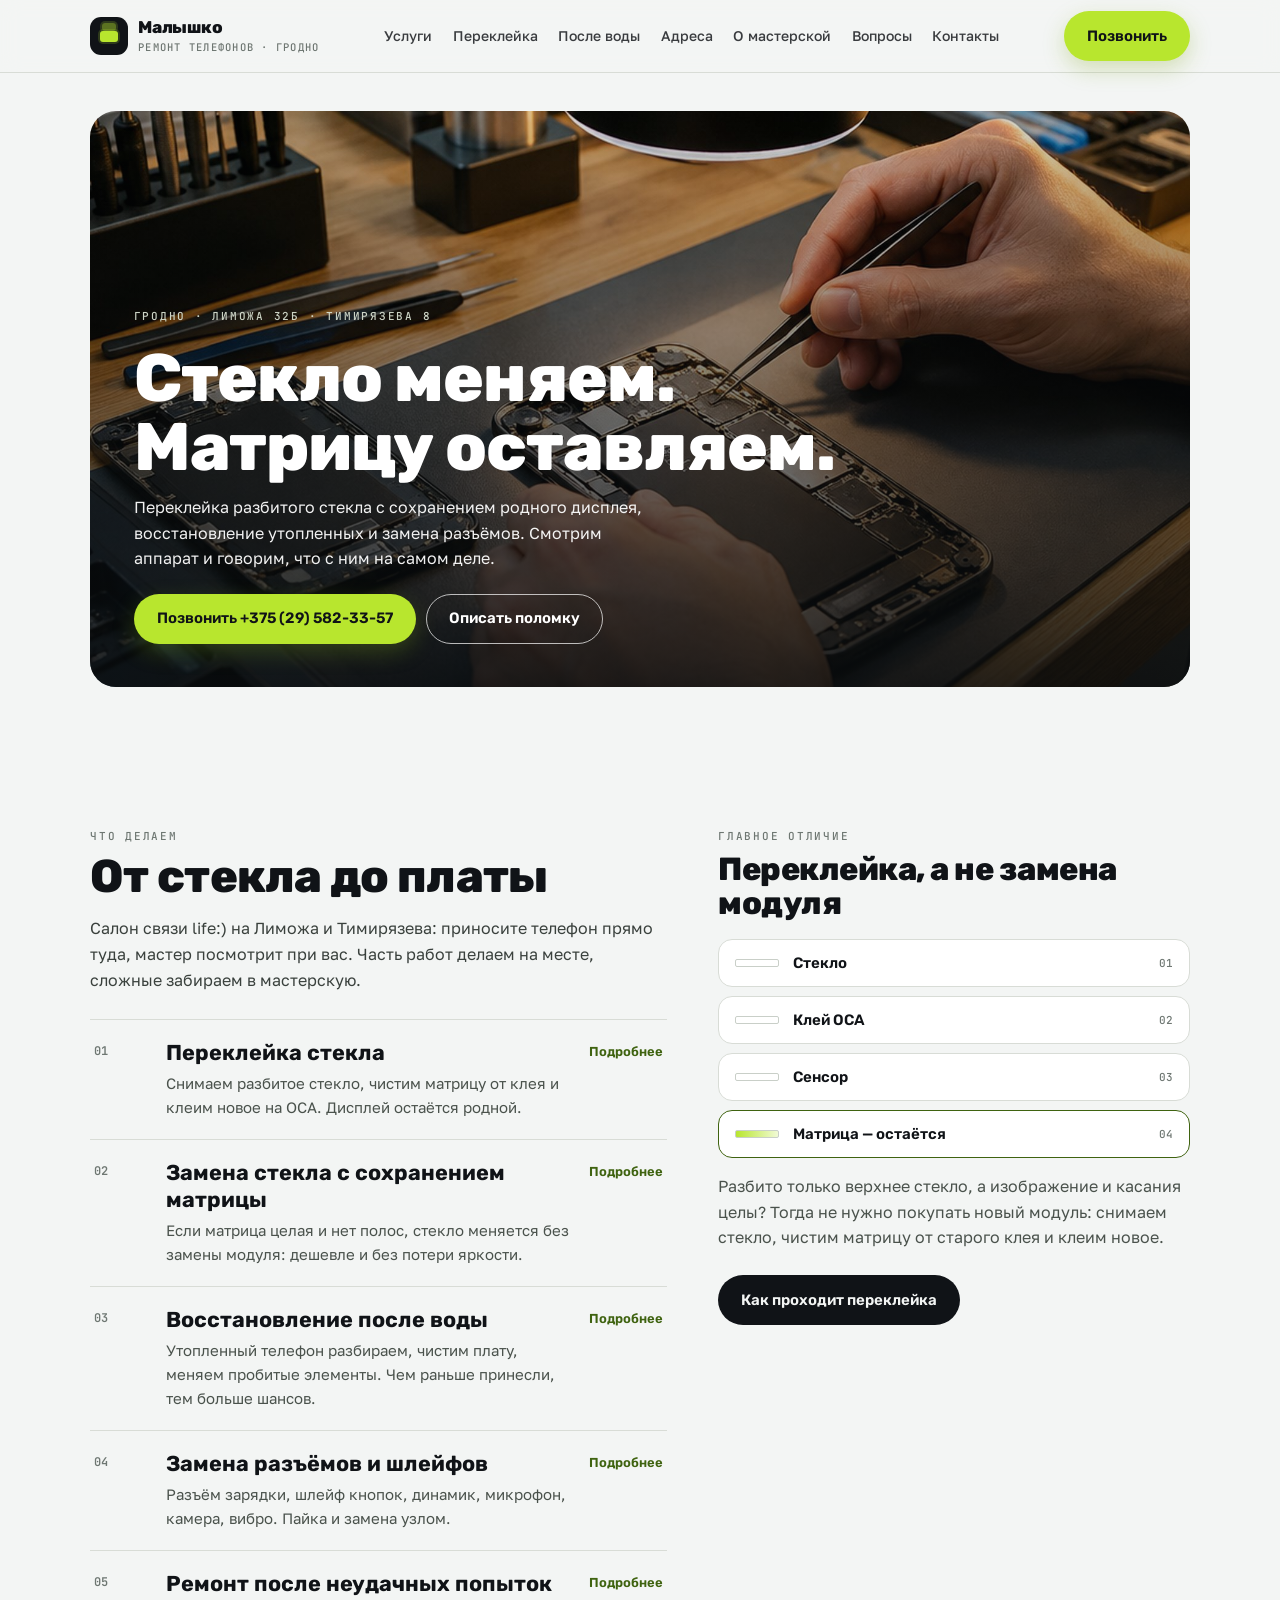
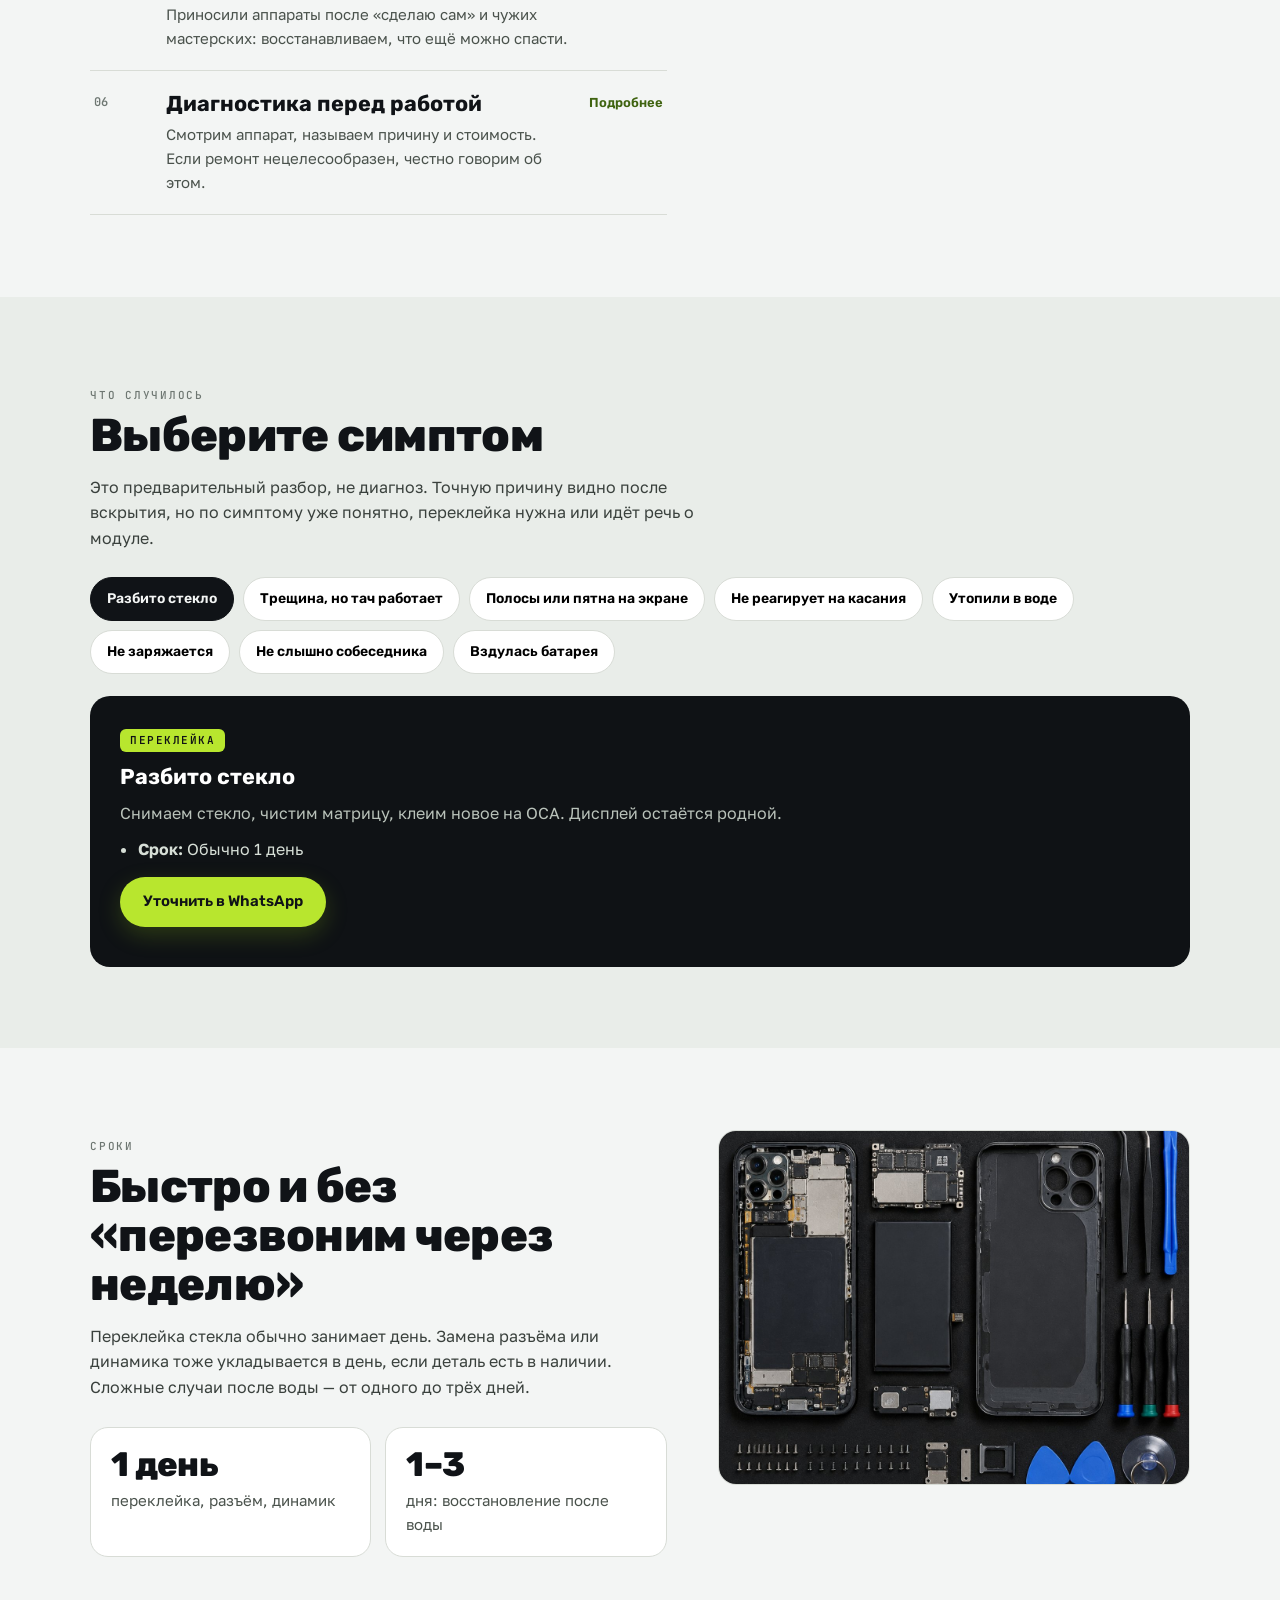
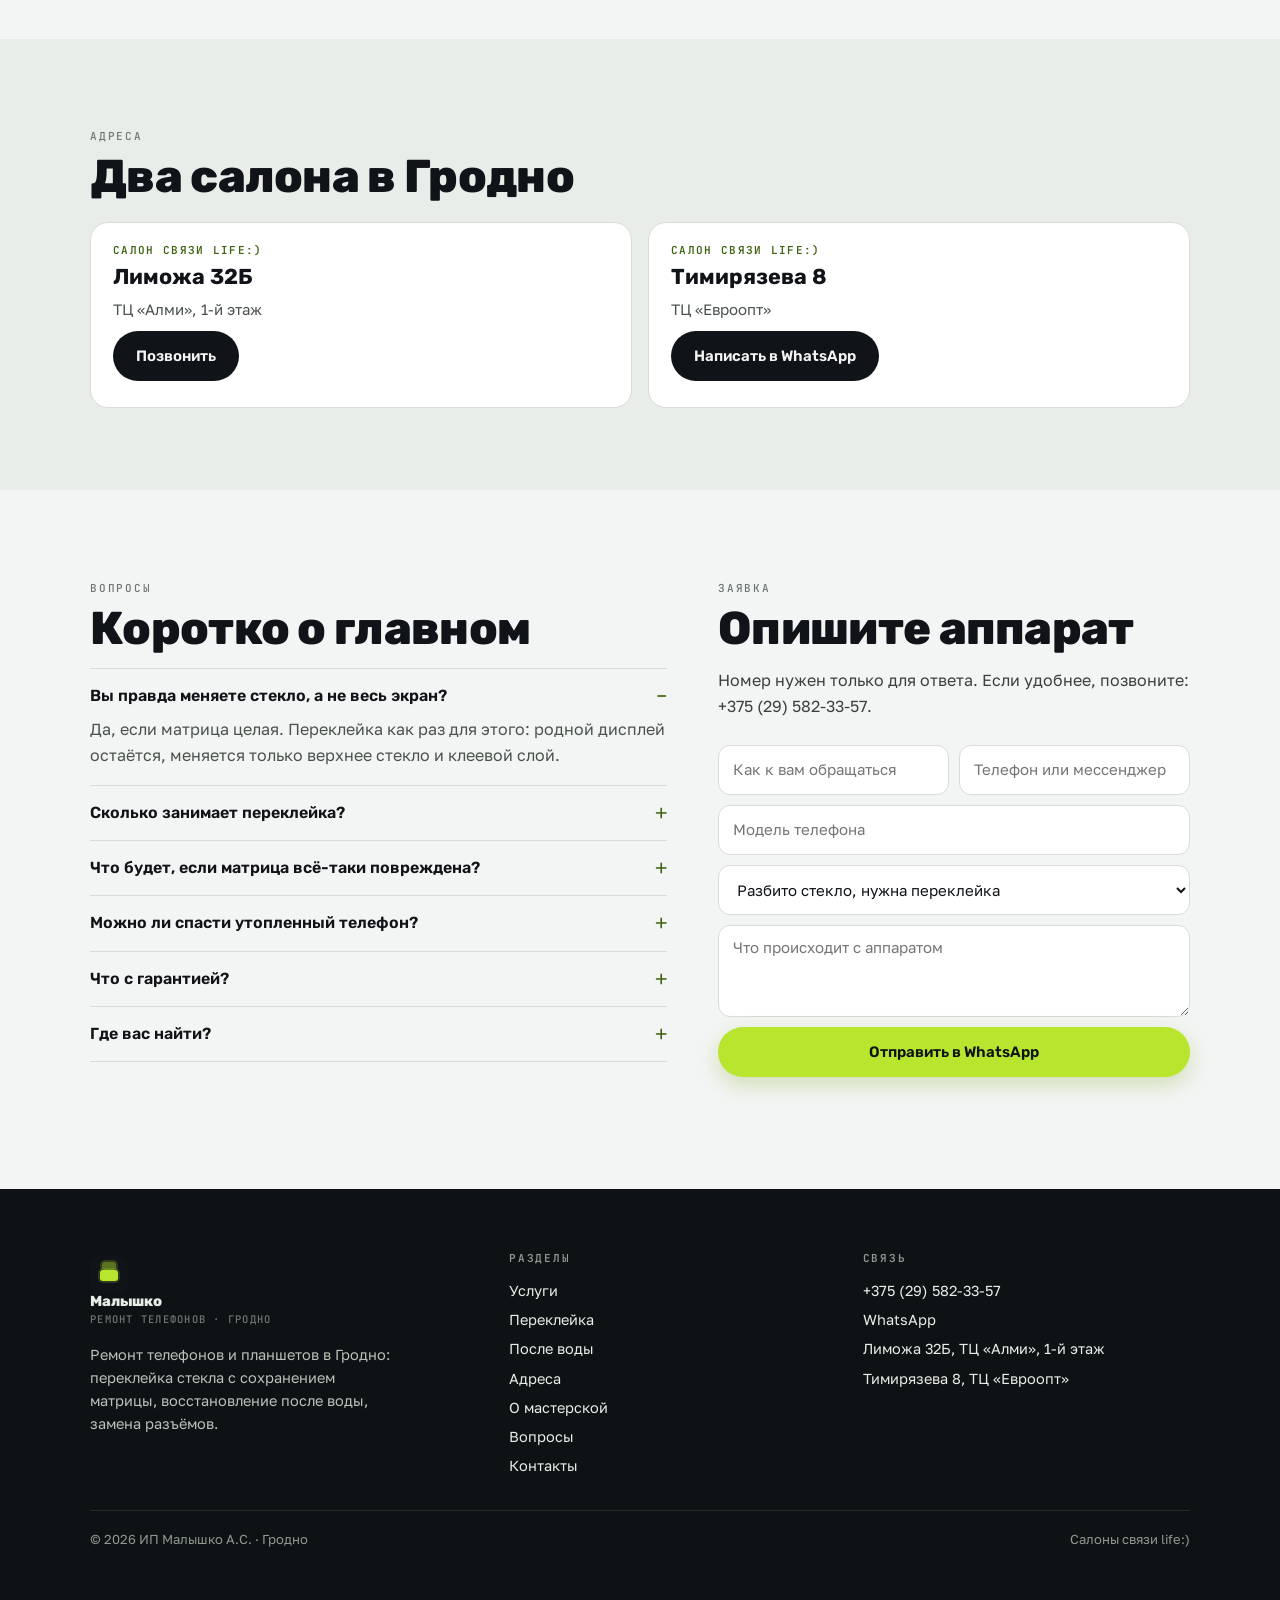
<file: index.html>
<!DOCTYPE html><html lang="ru"><head>
<meta charset="utf-8"><meta name="viewport" content="width=device-width,initial-scale=1">
<title>Ремонт телефонов в Гродно — переклейка стекла, ИП Малышко</title><meta name="description" content="Ремонт телефонов и планшетов в Гродно: переклейка стекла с сохранением оригинальной матрицы, восстановление после воды, замена разъёмов. Лиможа 32Б и Тимирязева 8.">
<meta property="og:title" content="Ремонт телефонов в Гродно — переклейка стекла, ИП Малышко"><meta property="og:description" content="Ремонт телефонов и планшетов в Гродно: переклейка стекла с сохранением оригинальной матрицы, восстановление после воды, замена разъёмов. Лиможа 32Б и Тимирязева 8.">
<meta property="og:type" content="website"><meta name="theme-color" content="#101317">
<link rel="icon" href="data:image/svg+xml,%3Csvg xmlns='http://www.w3.org/2000/svg' viewBox='0 0 32 32'%3E%3Crect width='32' height='32' rx='8' fill='%23101317'/%3E%3Crect x='9' y='15' width='14' height='8' rx='2' fill='%23B8E62E'/%3E%3Crect x='12' y='9' width='8' height='4' rx='1.5' fill='%2391B824'/%3E%3C/svg%3E">
<style>
:root{--paper:#F3F5F4;--paper2:#E9EDE9;--ink:#101317;--grey:#6E7772;--line:#D8DCD6;--lime:#B8E62E;--limed:#3F6310;--max:1180px;--pad:clamp(16px,3.4vw,40px)}
*,*::before,*::after{box-sizing:border-box}
html{scroll-behavior:smooth;-webkit-text-size-adjust:100%}
body{margin:0;background:var(--paper);color:var(--ink);font:400 16px/1.6 'Golos Text',-apple-system,system-ui,sans-serif;-webkit-font-smoothing:antialiased}
body.is-locked{overflow:hidden}
img{max-width:100%;display:block}
a{color:inherit;text-decoration:none}
[hidden]{display:none!important}
.wrap{width:100%;max-width:var(--max);margin:0 auto;padding:0 var(--pad)}
.top{position:sticky;top:0;z-index:60;background:rgba(243,245,244,.92);backdrop-filter:blur(10px);border-bottom:1px solid var(--line)}
.top__in{display:flex;align-items:center;justify-content:space-between;gap:14px;min-height:72px;min-width:0}
.nav{display:flex;gap:clamp(10px,1.6vw,22px);align-items:center;font:500 14px/1 'Golos Text'}
.nav a{opacity:.82}.nav a:hover{opacity:1}
.burger{display:none;width:46px;height:46px;border:1px solid var(--line);background:#fff;border-radius:12px;align-items:center;justify-content:center;cursor:pointer;padding:0}
.burger span{display:block;width:18px;height:2px;background:var(--ink);position:relative}
.burger span::before,.burger span::after{content:"";position:absolute;left:0;width:18px;height:2px;background:var(--ink)}
.burger span::before{top:-6px}.burger span::after{top:6px}
.drawer{position:fixed;inset:0;z-index:120;background:rgba(16,19,23,.55);display:flex;justify-content:flex-end;padding:0}
.drawer__inner{width:min(360px,88vw);background:var(--paper);height:100%;overflow-y:auto;padding:22px;display:flex;flex-direction:column;gap:6px}
.drawer__inner a{padding:13px 0;border-bottom:1px solid var(--line);font:600 17px/1.2 'Rubik';display:block}
.drawer__close{margin-left:auto;width:44px;height:44px;border:1px solid var(--line);background:#fff;border-radius:12px;font-size:20px;cursor:pointer}
.btn{display:inline-flex;align-items:center;justify-content:center;gap:9px;min-height:50px;padding:0 22px;border-radius:999px;font:600 15px/1 'Rubik';border:1px solid transparent;cursor:pointer;transition:transform .15s,box-shadow .15s}
.btn:active{transform:translateY(1px)}
.btn--lime{background:var(--lime);color:#101317;box-shadow:0 8px 22px rgba(120,160,20,.28)}
.btn--ink{background:var(--ink);color:#F3F5F4}
.btn--ghost{border-color:var(--ink);color:var(--ink);background:transparent}
.hero{padding:clamp(22px,3vw,40px) 0 clamp(30px,4vw,54px)}
.hero__ph{position:relative;border-radius:26px;overflow:hidden;min-height:clamp(420px,64vh,640px);display:flex;align-items:flex-end}
.hero__ph img{position:absolute;inset:0;width:100%;height:100%;object-fit:cover}
.hero__ph::after{content:"";position:absolute;inset:0;background:linear-gradient(180deg,rgba(9,12,14,.15) 0%,rgba(9,12,14,.55) 55%,rgba(9,12,14,.88) 100%)}
.hero__in{position:relative;z-index:2;color:#fff;padding:clamp(20px,3.4vw,44px);width:100%;min-width:0}
.hero h1{font:800 clamp(1.9rem,5.4vw,4.2rem)/1.02 'Rubik';letter-spacing:-.015em;margin:0 0 14px;overflow-wrap:break-word;hyphens:auto}
.hero p{max-width:52ch;opacity:.94;margin:0 0 22px}
.hero__cta{display:flex;flex-wrap:wrap;gap:10px}
.eyebrow{font:500 11px/1 'JetBrains Mono',monospace;letter-spacing:.16em;text-transform:uppercase;color:var(--grey)}
.section{padding:clamp(48px,6.4vw,92px) 0}
.ann{display:none}
@media (max-width:1080px){.nav{display:none}.burger{display:flex}}
@media (max-width:640px){.top .btn{display:none}.top__in{min-height:62px}}
</style>
<link rel="preconnect" href="https://fonts.googleapis.com"><link rel="preconnect" href="https://fonts.gstatic.com" crossorigin>
<link href="https://fonts.googleapis.com/css2?family=Rubik:wght@500;600;700;800&family=Golos+Text:wght@400;500;600&family=JetBrains+Mono:wght@400;500;600&display=swap" rel="stylesheet">
<link rel="stylesheet" href="assets/css/style.v1.css">
</head><body data-page="home">
<header class="top"><div class="wrap"><div class="top__in">
<a class="logo" href="index.html" aria-label="Малышко, ремонт телефонов"><span class="logo__m"><i></i><i></i></span><span>Малышко<small>ремонт телефонов · Гродно</small></span></a>
<nav class="nav"><a href="uslugi.html">Услуги</a><a href="perekleyka.html">Переклейка</a><a href="voda.html">После воды</a><a href="adresa.html">Адреса</a><a href="o-masterskoy.html">О мастерской</a><a href="faq.html">Вопросы</a><a href="kontakty.html">Контакты</a></nav>
<a class="btn btn--lime" href="tel:+375295823357">Позвонить</a>
<button class="burger" id="burger" aria-label="Меню" aria-expanded="false"><span></span></button>
</div></div></header>
<div class="drawer" id="drawer" hidden><div class="drawer__inner" role="dialog" aria-modal="true" aria-label="Меню">
<button class="drawer__close" id="drawerClose" aria-label="Закрыть">×</button>
<a href="uslugi.html">Услуги</a><a href="perekleyka.html">Переклейка</a><a href="voda.html">После воды</a><a href="adresa.html">Адреса</a><a href="o-masterskoy.html">О мастерской</a><a href="faq.html">Вопросы</a><a href="kontakty.html">Контакты</a>
<a href="kontakty.html">Контакты</a>
<a class="btn btn--lime" style="margin-top:16px" href="tel:+375295823357">Позвонить +375 (29) 582-33-57</a>
</div></div>
<main>
<section class="hero"><div class="wrap"><div class="hero__ph">
  <img src="assets/img/hero.jpg" alt="Мастер за работой над разобранным телефоном" fetchpriority="high" width="1800" height="1100">
  <div class="hero__in">
    <p class="eyebrow" style="color:#D7DFD0">Гродно · Лиможа 32Б · Тимирязева 8</p>
    <h1>Стекло меняем.<br>Матрицу оставляем.</h1>
    <p>Переклейка разбитого стекла с сохранением родного дисплея, восстановление утопленных и замена разъёмов. Смотрим аппарат и говорим, что с ним на самом деле.</p>
    <div class="hero__cta">
      <a class="btn btn--lime" href="tel:+375295823357">Позвонить +375 (29) 582-33-57</a>
      <a class="btn btn--ghost" style="border-color:rgba(255,255,255,.7);color:#fff" href="#lead">Описать поломку</a>
    </div>
  </div>
</div></div></section>

<section class="section"><div class="wrap">
  <div class="grid2">
    <div>
      <p class="eyebrow">Что делаем</p>
      <h2>От стекла до платы</h2>
      <p class="lede">Салон связи life:) на Лиможа и Тимирязева: приносите телефон прямо туда, мастер посмотрит при вас. Часть работ делаем на месте, сложные забираем в мастерскую.</p>
      <div class="jobs"><a class="job" href="perekleyka.html"><span class="job__no">01</span><div><h3>Переклейка стекла</h3><p>Снимаем разбитое стекло, чистим матрицу от клея и клеим новое на OCA. Дисплей остаётся родной.</p></div><span class="job__go">Подробнее</span></a><a class="job" href="perekleyka.html"><span class="job__no">02</span><div><h3>Замена стекла с сохранением матрицы</h3><p>Если матрица целая и нет полос, стекло меняется без замены модуля: дешевле и без потери яркости.</p></div><span class="job__go">Подробнее</span></a><a class="job" href="voda.html"><span class="job__no">03</span><div><h3>Восстановление после воды</h3><p>Утопленный телефон разбираем, чистим плату, меняем пробитые элементы. Чем раньше принесли, тем больше шансов.</p></div><span class="job__go">Подробнее</span></a><a class="job" href="uslugi.html"><span class="job__no">04</span><div><h3>Замена разъёмов и шлейфов</h3><p>Разъём зарядки, шлейф кнопок, динамик, микрофон, камера, вибро. Пайка и замена узлом.</p></div><span class="job__go">Подробнее</span></a><a class="job" href="uslugi.html"><span class="job__no">05</span><div><h3>Ремонт после неудачных попыток</h3><p>Приносили аппараты после «сделаю сам» и чужих мастерских: восстанавливаем, что ещё можно спасти.</p></div><span class="job__go">Подробнее</span></a><a class="job" href="kontakty.html"><span class="job__no">06</span><div><h3>Диагностика перед работой</h3><p>Смотрим аппарат, называем причину и стоимость. Если ремонт нецелесообразен, честно говорим об этом.</p></div><span class="job__go">Подробнее</span></a></div>
    </div>
    <div>
      <p class="eyebrow">Главное отличие</p>
      <h2 style="font-size:clamp(1.4rem,2.6vw,2rem)">Переклейка, а не замена модуля</h2>
      <div class="layers" style="margin-top:18px">
        <div class="layer" style="cursor:default"><span class="layer__bar"></span><span>Стекло</span><span class="layer__n">01</span></div>
        <div class="layer" style="cursor:default"><span class="layer__bar"></span><span>Клей OCA</span><span class="layer__n">02</span></div>
        <div class="layer" style="cursor:default"><span class="layer__bar"></span><span>Сенсор</span><span class="layer__n">03</span></div>
        <div class="layer" style="cursor:default;border-color:var(--limed)"><span class="layer__bar" style="background:linear-gradient(90deg,#B8E62E,rgba(184,230,46,.2))"></span><span>Матрица — остаётся</span><span class="layer__n">04</span></div>
      </div>
      <p style="margin-top:16px;color:#4A524C">Разбито только верхнее стекло, а изображение и касания целы? Тогда не нужно покупать новый модуль: снимаем стекло, чистим матрицу от старого клея и клеим новое.</p>
      <a class="btn btn--ink" style="margin-top:8px" href="perekleyka.html">Как проходит переклейка</a>
    </div>
  </div>
</div></section>

<section class="section section--dim"><div class="wrap">
  <p class="eyebrow">Что случилось</p>
  <h2>Выберите симптом</h2>
  <p class="lede">Это предварительный разбор, не диагноз. Точную причину видно после вскрытия, но по симптому уже понятно, переклейка нужна или идёт речь о модуле.</p>
  <div class="chips" id="symptoms"><button class="chip" aria-pressed="true" data-sym="0">Разбито стекло</button><button class="chip" aria-pressed="false" data-sym="1">Трещина, но тач работает</button><button class="chip" aria-pressed="false" data-sym="2">Полосы или пятна на экране</button><button class="chip" aria-pressed="false" data-sym="3">Не реагирует на касания</button><button class="chip" aria-pressed="false" data-sym="4">Утопили в воде</button><button class="chip" aria-pressed="false" data-sym="5">Не заряжается</button><button class="chip" aria-pressed="false" data-sym="6">Не слышно собеседника</button><button class="chip" aria-pressed="false" data-sym="7">Вздулась батарея</button></div><div class="verdict" id="verdict" aria-live="polite"></div>
</div></section>

<section class="section"><div class="wrap">
  <div class="grid2">
    <div><p class="eyebrow">Сроки</p><h2>Быстро и без «перезвоним через неделю»</h2>
    <p class="lede">Переклейка стекла обычно занимает день. Замена разъёма или динамика тоже укладывается в день, если деталь есть в наличии. Сложные случаи после воды — от одного до трёх дней.</p>
    <div class="cards" style="grid-template-columns:repeat(2,minmax(0,1fr))">
      <div class="card"><div class="card__k">1 день</div><p>переклейка, разъём, динамик</p></div>
      <div class="card"><div class="card__k">1–3</div><p>дня: восстановление после воды</p></div>
    </div></div>
    <div class="photo"><img src="assets/img/parts.jpg" alt="Разобранный телефон с инструментом" loading="lazy" width="1200" height="900"></div>
  </div>
</div></section>

<section class="section section--dim"><div class="wrap">
  <p class="eyebrow">Адреса</p><h2>Два салона в Гродно</h2>
  <div class="addr" style="margin-top:20px">
    <div class="addr__c"><span class="addr__lvl">Салон связи life:)</span><h3>Лиможа 32Б</h3><p>ТЦ «Алми», 1-й этаж</p><p style="margin-top:10px"><a class="btn btn--ink" href="tel:+375295823357">Позвонить</a></p></div>
    <div class="addr__c"><span class="addr__lvl">Салон связи life:)</span><h3>Тимирязева 8</h3><p>ТЦ «Евроопт»</p><p style="margin-top:10px"><a class="btn btn--ink" href="https://wa.me/375295823357">Написать в WhatsApp</a></p></div>
  </div>
</div></section>

<section class="section"><div class="wrap"><div class="grid2">
  <div><p class="eyebrow">Вопросы</p><h2>Коротко о главном</h2><div class="faq"><details open><summary>Вы правда меняете стекло, а не весь экран?</summary><p>Да, если матрица целая. Переклейка как раз для этого: родной дисплей остаётся, меняется только верхнее стекло и клеевой слой.</p></details><details><summary>Сколько занимает переклейка?</summary><p>Обычно один день. Срок зависит от модели и от того, насколько аккуратно снято старое стекло. Точнее скажем после осмотра.</p></details><details><summary>Что будет, если матрица всё-таки повреждена?</summary><p>Покажем на диагностике и предложим замену модуля. Не станем клеить стекло на битую матрицу: через неделю вы вернётесь с полосами.</p></details><details><summary>Можно ли спасти утопленный телефон?</summary><p>Часто да, но не всегда. Шанс выше, если аппарат не включали и не сушили феном. Приносите как можно раньше.</p></details><details><summary>Что с гарантией?</summary><p>Срок гарантии зависит от работы: на переклейку и на разъёмы он разный. Называем его до начала ремонта и фиксируем в заказе.</p></details><details><summary>Где вас найти?</summary><p>Два салона связи life:) в Гродно: Лиможа 32Б, ТЦ «Алми», 1-й этаж, и Тимирязева 8, ТЦ «Евроопт».</p></details></div></div>
  <div id="lead"><p class="eyebrow">Заявка</p><h2>Опишите аппарат</h2>
    <p class="lede">Номер нужен только для ответа. Если удобнее, позвоните: +375 (29) 582-33-57.</p>
    <form class="form" id="leadForm" novalidate>
  <input name="name" placeholder="Как к вам обращаться" aria-label="Имя" required>
  <input name="phone" placeholder="Телефон или мессенджер" aria-label="Телефон" inputmode="tel" required>
  <input name="model" placeholder="Модель телефона" aria-label="Модель" class="full">
  <select name="item" aria-label="Что случилось" class="full">
    <option>Разбито стекло, нужна переклейка</option>
    <option>Полосы или пятна на экране</option>
    <option>Утопили в воде</option>
    <option>Не заряжается</option>
    <option>Не слышно собеседника</option>
    <option>Другое, опишу в сообщении</option>
  </select>
  <textarea name="msg" placeholder="Что происходит с аппаратом" aria-label="Комментарий" class="full"></textarea>
  <button class="btn btn--lime full" type="submit">Отправить в WhatsApp</button>
  <div class="form__msg" id="formMsg" role="status"></div>
</form>
  </div>
</div></div></section>
</main>
<footer class="foot"><div class="wrap">
<div class="foot__grid">
  <div><a class="logo" href="index.html" aria-label="Малышко, ремонт телефонов"><span class="logo__m"><i></i><i></i></span><span>Малышко<small>ремонт телефонов · Гродно</small></span></a><p style="margin-top:14px;max-width:34ch;font-size:14.5px">Ремонт телефонов и планшетов в Гродно: переклейка стекла с сохранением матрицы, восстановление после воды, замена разъёмов.</p></div>
  <div><h4>Разделы</h4><a href="uslugi.html">Услуги</a><a href="perekleyka.html">Переклейка</a><a href="voda.html">После воды</a><a href="adresa.html">Адреса</a><a href="o-masterskoy.html">О мастерской</a><a href="faq.html">Вопросы</a><a href="kontakty.html">Контакты</a></div>
  <div><h4>Связь</h4>
    <a href="tel:+375295823357">+375 (29) 582-33-57</a>
    <a href="https://wa.me/375295823357">WhatsApp</a>
    <a href="kontakty.html">Лиможа 32Б, ТЦ «Алми», 1-й этаж</a>
    <a href="kontakty.html">Тимирязева 8, ТЦ «Евроопт»</a>
  </div>
</div>
<div class="foot__b"><span>© 2026 ИП Малышко А.С. · Гродно</span><span>Салоны связи life:)</span></div>
</div></footer>
<div class="fbar">
  <a class="btn btn--lime" href="tel:+375295823357">Позвонить</a>
  <a class="btn btn--ink" href="https://wa.me/375295823357">WhatsApp</a>
</div>
<script src="assets/js/main.v1.js" defer></script>
</body></html>
</file>
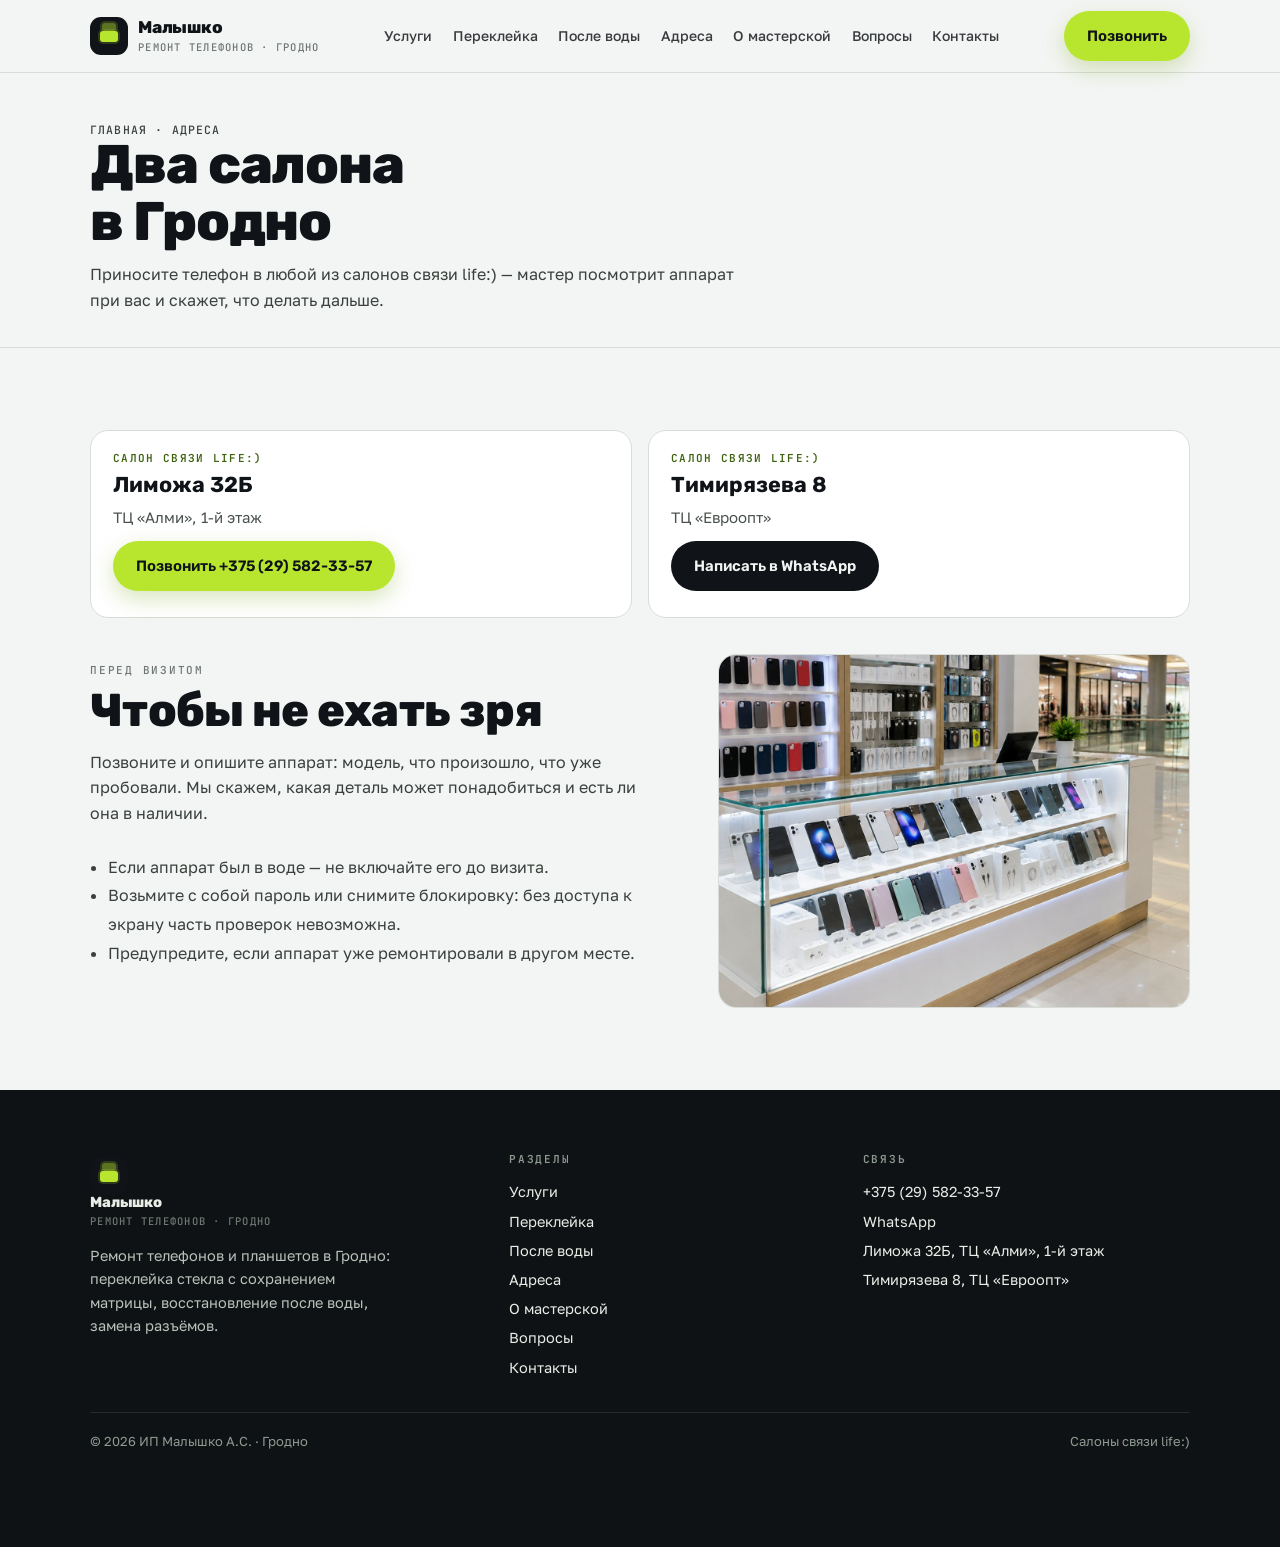
<file: adresa.html>
<!DOCTYPE html><html lang="ru"><head>
<meta charset="utf-8"><meta name="viewport" content="width=device-width,initial-scale=1">
<title>Адреса в Гродно — Лиможа 32Б и Тимирязева 8</title><meta name="description" content="Два салона связи life:) в Гродно: Лиможа 32Б, ТЦ «Алми», 1-й этаж и Тимирязева 8, ТЦ «Евроопт».">
<meta property="og:title" content="Адреса в Гродно — Лиможа 32Б и Тимирязева 8"><meta property="og:description" content="Два салона связи life:) в Гродно: Лиможа 32Б, ТЦ «Алми», 1-й этаж и Тимирязева 8, ТЦ «Евроопт».">
<meta property="og:type" content="website"><meta name="theme-color" content="#101317">
<link rel="icon" href="data:image/svg+xml,%3Csvg xmlns='http://www.w3.org/2000/svg' viewBox='0 0 32 32'%3E%3Crect width='32' height='32' rx='8' fill='%23101317'/%3E%3Crect x='9' y='15' width='14' height='8' rx='2' fill='%23B8E62E'/%3E%3Crect x='12' y='9' width='8' height='4' rx='1.5' fill='%2391B824'/%3E%3C/svg%3E">
<style>
:root{--paper:#F3F5F4;--paper2:#E9EDE9;--ink:#101317;--grey:#6E7772;--line:#D8DCD6;--lime:#B8E62E;--limed:#3F6310;--max:1180px;--pad:clamp(16px,3.4vw,40px)}
*,*::before,*::after{box-sizing:border-box}
html{scroll-behavior:smooth;-webkit-text-size-adjust:100%}
body{margin:0;background:var(--paper);color:var(--ink);font:400 16px/1.6 'Golos Text',-apple-system,system-ui,sans-serif;-webkit-font-smoothing:antialiased}
body.is-locked{overflow:hidden}
img{max-width:100%;display:block}
a{color:inherit;text-decoration:none}
[hidden]{display:none!important}
.wrap{width:100%;max-width:var(--max);margin:0 auto;padding:0 var(--pad)}
.top{position:sticky;top:0;z-index:60;background:rgba(243,245,244,.92);backdrop-filter:blur(10px);border-bottom:1px solid var(--line)}
.top__in{display:flex;align-items:center;justify-content:space-between;gap:14px;min-height:72px;min-width:0}
.nav{display:flex;gap:clamp(10px,1.6vw,22px);align-items:center;font:500 14px/1 'Golos Text'}
.nav a{opacity:.82}.nav a:hover{opacity:1}
.burger{display:none;width:46px;height:46px;border:1px solid var(--line);background:#fff;border-radius:12px;align-items:center;justify-content:center;cursor:pointer;padding:0}
.burger span{display:block;width:18px;height:2px;background:var(--ink);position:relative}
.burger span::before,.burger span::after{content:"";position:absolute;left:0;width:18px;height:2px;background:var(--ink)}
.burger span::before{top:-6px}.burger span::after{top:6px}
.drawer{position:fixed;inset:0;z-index:120;background:rgba(16,19,23,.55);display:flex;justify-content:flex-end;padding:0}
.drawer__inner{width:min(360px,88vw);background:var(--paper);height:100%;overflow-y:auto;padding:22px;display:flex;flex-direction:column;gap:6px}
.drawer__inner a{padding:13px 0;border-bottom:1px solid var(--line);font:600 17px/1.2 'Rubik';display:block}
.drawer__close{margin-left:auto;width:44px;height:44px;border:1px solid var(--line);background:#fff;border-radius:12px;font-size:20px;cursor:pointer}
.btn{display:inline-flex;align-items:center;justify-content:center;gap:9px;min-height:50px;padding:0 22px;border-radius:999px;font:600 15px/1 'Rubik';border:1px solid transparent;cursor:pointer;transition:transform .15s,box-shadow .15s}
.btn:active{transform:translateY(1px)}
.btn--lime{background:var(--lime);color:#101317;box-shadow:0 8px 22px rgba(120,160,20,.28)}
.btn--ink{background:var(--ink);color:#F3F5F4}
.btn--ghost{border-color:var(--ink);color:var(--ink);background:transparent}
.hero{padding:clamp(22px,3vw,40px) 0 clamp(30px,4vw,54px)}
.hero__ph{position:relative;border-radius:26px;overflow:hidden;min-height:clamp(420px,64vh,640px);display:flex;align-items:flex-end}
.hero__ph img{position:absolute;inset:0;width:100%;height:100%;object-fit:cover}
.hero__ph::after{content:"";position:absolute;inset:0;background:linear-gradient(180deg,rgba(9,12,14,.15) 0%,rgba(9,12,14,.55) 55%,rgba(9,12,14,.88) 100%)}
.hero__in{position:relative;z-index:2;color:#fff;padding:clamp(20px,3.4vw,44px);width:100%;min-width:0}
.hero h1{font:800 clamp(1.9rem,5.4vw,4.2rem)/1.02 'Rubik';letter-spacing:-.015em;margin:0 0 14px;overflow-wrap:break-word;hyphens:auto}
.hero p{max-width:52ch;opacity:.94;margin:0 0 22px}
.hero__cta{display:flex;flex-wrap:wrap;gap:10px}
.eyebrow{font:500 11px/1 'JetBrains Mono',monospace;letter-spacing:.16em;text-transform:uppercase;color:var(--grey)}
.section{padding:clamp(48px,6.4vw,92px) 0}
.ann{display:none}
@media (max-width:1080px){.nav{display:none}.burger{display:flex}}
@media (max-width:640px){.top .btn{display:none}.top__in{min-height:62px}}
</style>
<link rel="preconnect" href="https://fonts.googleapis.com"><link rel="preconnect" href="https://fonts.gstatic.com" crossorigin>
<link href="https://fonts.googleapis.com/css2?family=Rubik:wght@500;600;700;800&family=Golos+Text:wght@400;500;600&family=JetBrains+Mono:wght@400;500;600&display=swap" rel="stylesheet">
<link rel="stylesheet" href="assets/css/style.v1.css">
</head><body data-page="adresa">
<header class="top"><div class="wrap"><div class="top__in">
<a class="logo" href="index.html" aria-label="Малышко, ремонт телефонов"><span class="logo__m"><i></i><i></i></span><span>Малышко<small>ремонт телефонов · Гродно</small></span></a>
<nav class="nav"><a href="uslugi.html">Услуги</a><a href="perekleyka.html">Переклейка</a><a href="voda.html">После воды</a><a href="adresa.html">Адреса</a><a href="o-masterskoy.html">О мастерской</a><a href="faq.html">Вопросы</a><a href="kontakty.html">Контакты</a></nav>
<a class="btn btn--lime" href="tel:+375295823357">Позвонить</a>
<button class="burger" id="burger" aria-label="Меню" aria-expanded="false"><span></span></button>
</div></div></header>
<div class="drawer" id="drawer" hidden><div class="drawer__inner" role="dialog" aria-modal="true" aria-label="Меню">
<button class="drawer__close" id="drawerClose" aria-label="Закрыть">×</button>
<a href="uslugi.html">Услуги</a><a href="perekleyka.html">Переклейка</a><a href="voda.html">После воды</a><a href="adresa.html">Адреса</a><a href="o-masterskoy.html">О мастерской</a><a href="faq.html">Вопросы</a><a href="kontakty.html">Контакты</a>
<a href="kontakty.html">Контакты</a>
<a class="btn btn--lime" style="margin-top:16px" href="tel:+375295823357">Позвонить +375 (29) 582-33-57</a>
</div></div>
<main>
<section class="phero"><div class="wrap">
<p class="crumbs"><a href="index.html">Главная</a> · Адреса</p>
<h1>Два салона<br>в Гродно</h1><p>Приносите телефон в любой из салонов связи life:) — мастер посмотрит аппарат при вас и скажет, что делать дальше.</p></div></section>
<section class="section"><div class="wrap">
<div class="addr">
  <div class="addr__c">
    <span class="addr__lvl">Салон связи life:)</span>
    <h3>Лиможа 32Б</h3>
    <p>ТЦ «Алми», 1-й этаж</p>
    <p style="margin-top:12px"><a class="btn btn--lime" href="tel:+375295823357">Позвонить +375 (29) 582-33-57</a></p>
  </div>
  <div class="addr__c">
    <span class="addr__lvl">Салон связи life:)</span>
    <h3>Тимирязева 8</h3>
    <p>ТЦ «Евроопт»</p>
    <p style="margin-top:12px"><a class="btn btn--ink" href="https://wa.me/375295823357">Написать в WhatsApp</a></p>
  </div>
</div>
<div class="grid2" style="margin-top:36px">
  <div><p class="eyebrow">Перед визитом</p><h2>Чтобы не ехать зря</h2>
  <p class="lede">Позвоните и опишите аппарат: модель, что произошло, что уже пробовали. Мы скажем, какая деталь может понадобиться и есть ли она в наличии.</p>
  <ul style="padding-left:18px;color:#3A413D;line-height:1.8">
    <li>Если аппарат был в воде — не включайте его до визита.</li>
    <li>Возьмите с собой пароль или снимите блокировку: без доступа к экрану часть проверок невозможна.</li>
    <li>Предупредите, если аппарат уже ремонтировали в другом месте.</li>
  </ul>
  </div>
  <div><div class="photo"><img src="assets/img/shop.jpg" alt="Салон связи со стойкой" loading="lazy" width="1200" height="900"></div></div>
</div>
</div></section>
</main>
<footer class="foot"><div class="wrap">
<div class="foot__grid">
  <div><a class="logo" href="index.html" aria-label="Малышко, ремонт телефонов"><span class="logo__m"><i></i><i></i></span><span>Малышко<small>ремонт телефонов · Гродно</small></span></a><p style="margin-top:14px;max-width:34ch;font-size:14.5px">Ремонт телефонов и планшетов в Гродно: переклейка стекла с сохранением матрицы, восстановление после воды, замена разъёмов.</p></div>
  <div><h4>Разделы</h4><a href="uslugi.html">Услуги</a><a href="perekleyka.html">Переклейка</a><a href="voda.html">После воды</a><a href="adresa.html">Адреса</a><a href="o-masterskoy.html">О мастерской</a><a href="faq.html">Вопросы</a><a href="kontakty.html">Контакты</a></div>
  <div><h4>Связь</h4>
    <a href="tel:+375295823357">+375 (29) 582-33-57</a>
    <a href="https://wa.me/375295823357">WhatsApp</a>
    <a href="kontakty.html">Лиможа 32Б, ТЦ «Алми», 1-й этаж</a>
    <a href="kontakty.html">Тимирязева 8, ТЦ «Евроопт»</a>
  </div>
</div>
<div class="foot__b"><span>© 2026 ИП Малышко А.С. · Гродно</span><span>Салоны связи life:)</span></div>
</div></footer>
<div class="fbar">
  <a class="btn btn--lime" href="tel:+375295823357">Позвонить</a>
  <a class="btn btn--ink" href="https://wa.me/375295823357">WhatsApp</a>
</div>
<script src="assets/js/main.v1.js" defer></script>
</body></html>
</file>
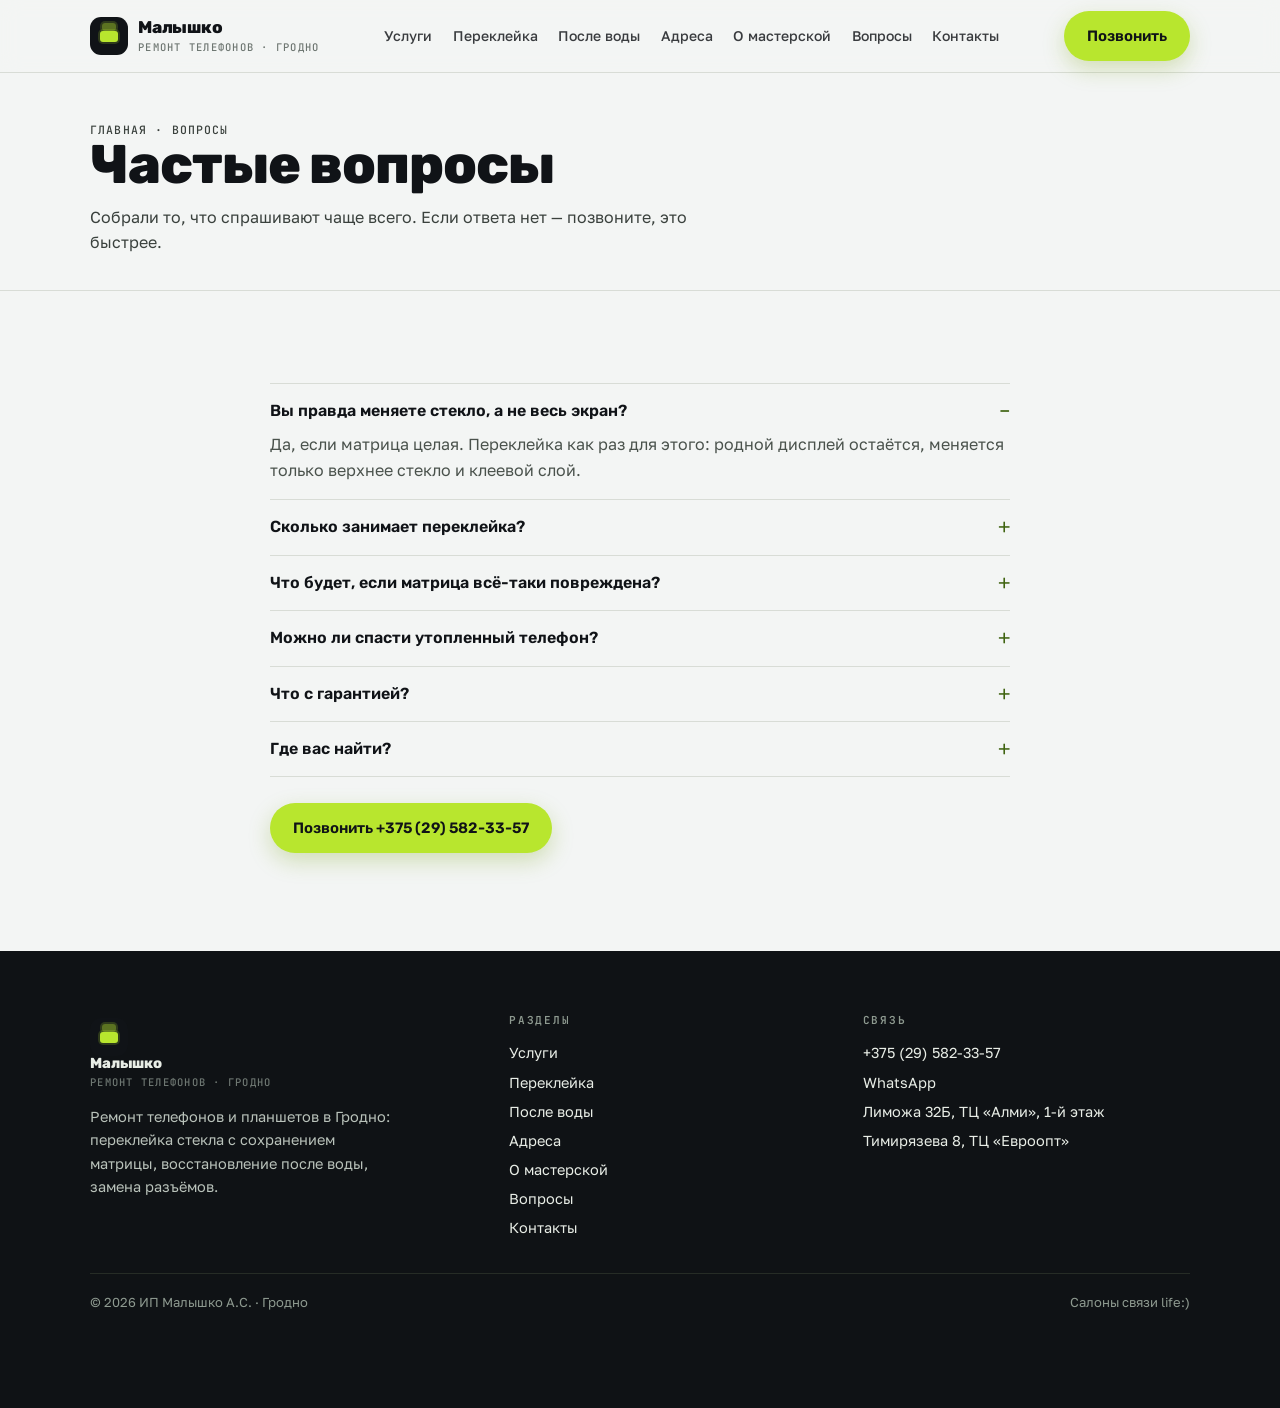
<file: faq.html>
<!DOCTYPE html><html lang="ru"><head>
<meta charset="utf-8"><meta name="viewport" content="width=device-width,initial-scale=1">
<title>Вопросы и ответы — ремонт телефонов в Гродно</title><meta name="description" content="Переклейка и замена модуля, сроки, утопленные аппараты, гарантия, адреса. Ответы на частые вопросы.">
<meta property="og:title" content="Вопросы и ответы — ремонт телефонов в Гродно"><meta property="og:description" content="Переклейка и замена модуля, сроки, утопленные аппараты, гарантия, адреса. Ответы на частые вопросы.">
<meta property="og:type" content="website"><meta name="theme-color" content="#101317">
<link rel="icon" href="data:image/svg+xml,%3Csvg xmlns='http://www.w3.org/2000/svg' viewBox='0 0 32 32'%3E%3Crect width='32' height='32' rx='8' fill='%23101317'/%3E%3Crect x='9' y='15' width='14' height='8' rx='2' fill='%23B8E62E'/%3E%3Crect x='12' y='9' width='8' height='4' rx='1.5' fill='%2391B824'/%3E%3C/svg%3E">
<style>
:root{--paper:#F3F5F4;--paper2:#E9EDE9;--ink:#101317;--grey:#6E7772;--line:#D8DCD6;--lime:#B8E62E;--limed:#3F6310;--max:1180px;--pad:clamp(16px,3.4vw,40px)}
*,*::before,*::after{box-sizing:border-box}
html{scroll-behavior:smooth;-webkit-text-size-adjust:100%}
body{margin:0;background:var(--paper);color:var(--ink);font:400 16px/1.6 'Golos Text',-apple-system,system-ui,sans-serif;-webkit-font-smoothing:antialiased}
body.is-locked{overflow:hidden}
img{max-width:100%;display:block}
a{color:inherit;text-decoration:none}
[hidden]{display:none!important}
.wrap{width:100%;max-width:var(--max);margin:0 auto;padding:0 var(--pad)}
.top{position:sticky;top:0;z-index:60;background:rgba(243,245,244,.92);backdrop-filter:blur(10px);border-bottom:1px solid var(--line)}
.top__in{display:flex;align-items:center;justify-content:space-between;gap:14px;min-height:72px;min-width:0}
.nav{display:flex;gap:clamp(10px,1.6vw,22px);align-items:center;font:500 14px/1 'Golos Text'}
.nav a{opacity:.82}.nav a:hover{opacity:1}
.burger{display:none;width:46px;height:46px;border:1px solid var(--line);background:#fff;border-radius:12px;align-items:center;justify-content:center;cursor:pointer;padding:0}
.burger span{display:block;width:18px;height:2px;background:var(--ink);position:relative}
.burger span::before,.burger span::after{content:"";position:absolute;left:0;width:18px;height:2px;background:var(--ink)}
.burger span::before{top:-6px}.burger span::after{top:6px}
.drawer{position:fixed;inset:0;z-index:120;background:rgba(16,19,23,.55);display:flex;justify-content:flex-end;padding:0}
.drawer__inner{width:min(360px,88vw);background:var(--paper);height:100%;overflow-y:auto;padding:22px;display:flex;flex-direction:column;gap:6px}
.drawer__inner a{padding:13px 0;border-bottom:1px solid var(--line);font:600 17px/1.2 'Rubik';display:block}
.drawer__close{margin-left:auto;width:44px;height:44px;border:1px solid var(--line);background:#fff;border-radius:12px;font-size:20px;cursor:pointer}
.btn{display:inline-flex;align-items:center;justify-content:center;gap:9px;min-height:50px;padding:0 22px;border-radius:999px;font:600 15px/1 'Rubik';border:1px solid transparent;cursor:pointer;transition:transform .15s,box-shadow .15s}
.btn:active{transform:translateY(1px)}
.btn--lime{background:var(--lime);color:#101317;box-shadow:0 8px 22px rgba(120,160,20,.28)}
.btn--ink{background:var(--ink);color:#F3F5F4}
.btn--ghost{border-color:var(--ink);color:var(--ink);background:transparent}
.hero{padding:clamp(22px,3vw,40px) 0 clamp(30px,4vw,54px)}
.hero__ph{position:relative;border-radius:26px;overflow:hidden;min-height:clamp(420px,64vh,640px);display:flex;align-items:flex-end}
.hero__ph img{position:absolute;inset:0;width:100%;height:100%;object-fit:cover}
.hero__ph::after{content:"";position:absolute;inset:0;background:linear-gradient(180deg,rgba(9,12,14,.15) 0%,rgba(9,12,14,.55) 55%,rgba(9,12,14,.88) 100%)}
.hero__in{position:relative;z-index:2;color:#fff;padding:clamp(20px,3.4vw,44px);width:100%;min-width:0}
.hero h1{font:800 clamp(1.9rem,5.4vw,4.2rem)/1.02 'Rubik';letter-spacing:-.015em;margin:0 0 14px;overflow-wrap:break-word;hyphens:auto}
.hero p{max-width:52ch;opacity:.94;margin:0 0 22px}
.hero__cta{display:flex;flex-wrap:wrap;gap:10px}
.eyebrow{font:500 11px/1 'JetBrains Mono',monospace;letter-spacing:.16em;text-transform:uppercase;color:var(--grey)}
.section{padding:clamp(48px,6.4vw,92px) 0}
.ann{display:none}
@media (max-width:1080px){.nav{display:none}.burger{display:flex}}
@media (max-width:640px){.top .btn{display:none}.top__in{min-height:62px}}
</style>
<link rel="preconnect" href="https://fonts.googleapis.com"><link rel="preconnect" href="https://fonts.gstatic.com" crossorigin>
<link href="https://fonts.googleapis.com/css2?family=Rubik:wght@500;600;700;800&family=Golos+Text:wght@400;500;600&family=JetBrains+Mono:wght@400;500;600&display=swap" rel="stylesheet">
<link rel="stylesheet" href="assets/css/style.v1.css">
</head><body data-page="faq">
<header class="top"><div class="wrap"><div class="top__in">
<a class="logo" href="index.html" aria-label="Малышко, ремонт телефонов"><span class="logo__m"><i></i><i></i></span><span>Малышко<small>ремонт телефонов · Гродно</small></span></a>
<nav class="nav"><a href="uslugi.html">Услуги</a><a href="perekleyka.html">Переклейка</a><a href="voda.html">После воды</a><a href="adresa.html">Адреса</a><a href="o-masterskoy.html">О мастерской</a><a href="faq.html">Вопросы</a><a href="kontakty.html">Контакты</a></nav>
<a class="btn btn--lime" href="tel:+375295823357">Позвонить</a>
<button class="burger" id="burger" aria-label="Меню" aria-expanded="false"><span></span></button>
</div></div></header>
<div class="drawer" id="drawer" hidden><div class="drawer__inner" role="dialog" aria-modal="true" aria-label="Меню">
<button class="drawer__close" id="drawerClose" aria-label="Закрыть">×</button>
<a href="uslugi.html">Услуги</a><a href="perekleyka.html">Переклейка</a><a href="voda.html">После воды</a><a href="adresa.html">Адреса</a><a href="o-masterskoy.html">О мастерской</a><a href="faq.html">Вопросы</a><a href="kontakty.html">Контакты</a>
<a href="kontakty.html">Контакты</a>
<a class="btn btn--lime" style="margin-top:16px" href="tel:+375295823357">Позвонить +375 (29) 582-33-57</a>
</div></div>
<main>
<section class="phero"><div class="wrap">
<p class="crumbs"><a href="index.html">Главная</a> · Вопросы</p>
<h1>Частые вопросы</h1><p>Собрали то, что спрашивают чаще всего. Если ответа нет — позвоните, это быстрее.</p></div></section>
<section class="section"><div class="wrap" style="max-width:820px"><div class="faq"><details open><summary>Вы правда меняете стекло, а не весь экран?</summary><p>Да, если матрица целая. Переклейка как раз для этого: родной дисплей остаётся, меняется только верхнее стекло и клеевой слой.</p></details><details><summary>Сколько занимает переклейка?</summary><p>Обычно один день. Срок зависит от модели и от того, насколько аккуратно снято старое стекло. Точнее скажем после осмотра.</p></details><details><summary>Что будет, если матрица всё-таки повреждена?</summary><p>Покажем на диагностике и предложим замену модуля. Не станем клеить стекло на битую матрицу: через неделю вы вернётесь с полосами.</p></details><details><summary>Можно ли спасти утопленный телефон?</summary><p>Часто да, но не всегда. Шанс выше, если аппарат не включали и не сушили феном. Приносите как можно раньше.</p></details><details><summary>Что с гарантией?</summary><p>Срок гарантии зависит от работы: на переклейку и на разъёмы он разный. Называем его до начала ремонта и фиксируем в заказе.</p></details><details><summary>Где вас найти?</summary><p>Два салона связи life:) в Гродно: Лиможа 32Б, ТЦ «Алми», 1-й этаж, и Тимирязева 8, ТЦ «Евроопт».</p></details></div>
<p style="margin-top:26px"><a class="btn btn--lime" href="tel:+375295823357">Позвонить +375 (29) 582-33-57</a></p>
</div></section>
</main>
<footer class="foot"><div class="wrap">
<div class="foot__grid">
  <div><a class="logo" href="index.html" aria-label="Малышко, ремонт телефонов"><span class="logo__m"><i></i><i></i></span><span>Малышко<small>ремонт телефонов · Гродно</small></span></a><p style="margin-top:14px;max-width:34ch;font-size:14.5px">Ремонт телефонов и планшетов в Гродно: переклейка стекла с сохранением матрицы, восстановление после воды, замена разъёмов.</p></div>
  <div><h4>Разделы</h4><a href="uslugi.html">Услуги</a><a href="perekleyka.html">Переклейка</a><a href="voda.html">После воды</a><a href="adresa.html">Адреса</a><a href="o-masterskoy.html">О мастерской</a><a href="faq.html">Вопросы</a><a href="kontakty.html">Контакты</a></div>
  <div><h4>Связь</h4>
    <a href="tel:+375295823357">+375 (29) 582-33-57</a>
    <a href="https://wa.me/375295823357">WhatsApp</a>
    <a href="kontakty.html">Лиможа 32Б, ТЦ «Алми», 1-й этаж</a>
    <a href="kontakty.html">Тимирязева 8, ТЦ «Евроопт»</a>
  </div>
</div>
<div class="foot__b"><span>© 2026 ИП Малышко А.С. · Гродно</span><span>Салоны связи life:)</span></div>
</div></footer>
<div class="fbar">
  <a class="btn btn--lime" href="tel:+375295823357">Позвонить</a>
  <a class="btn btn--ink" href="https://wa.me/375295823357">WhatsApp</a>
</div>
<script src="assets/js/main.v1.js" defer></script>
</body></html>
</file>
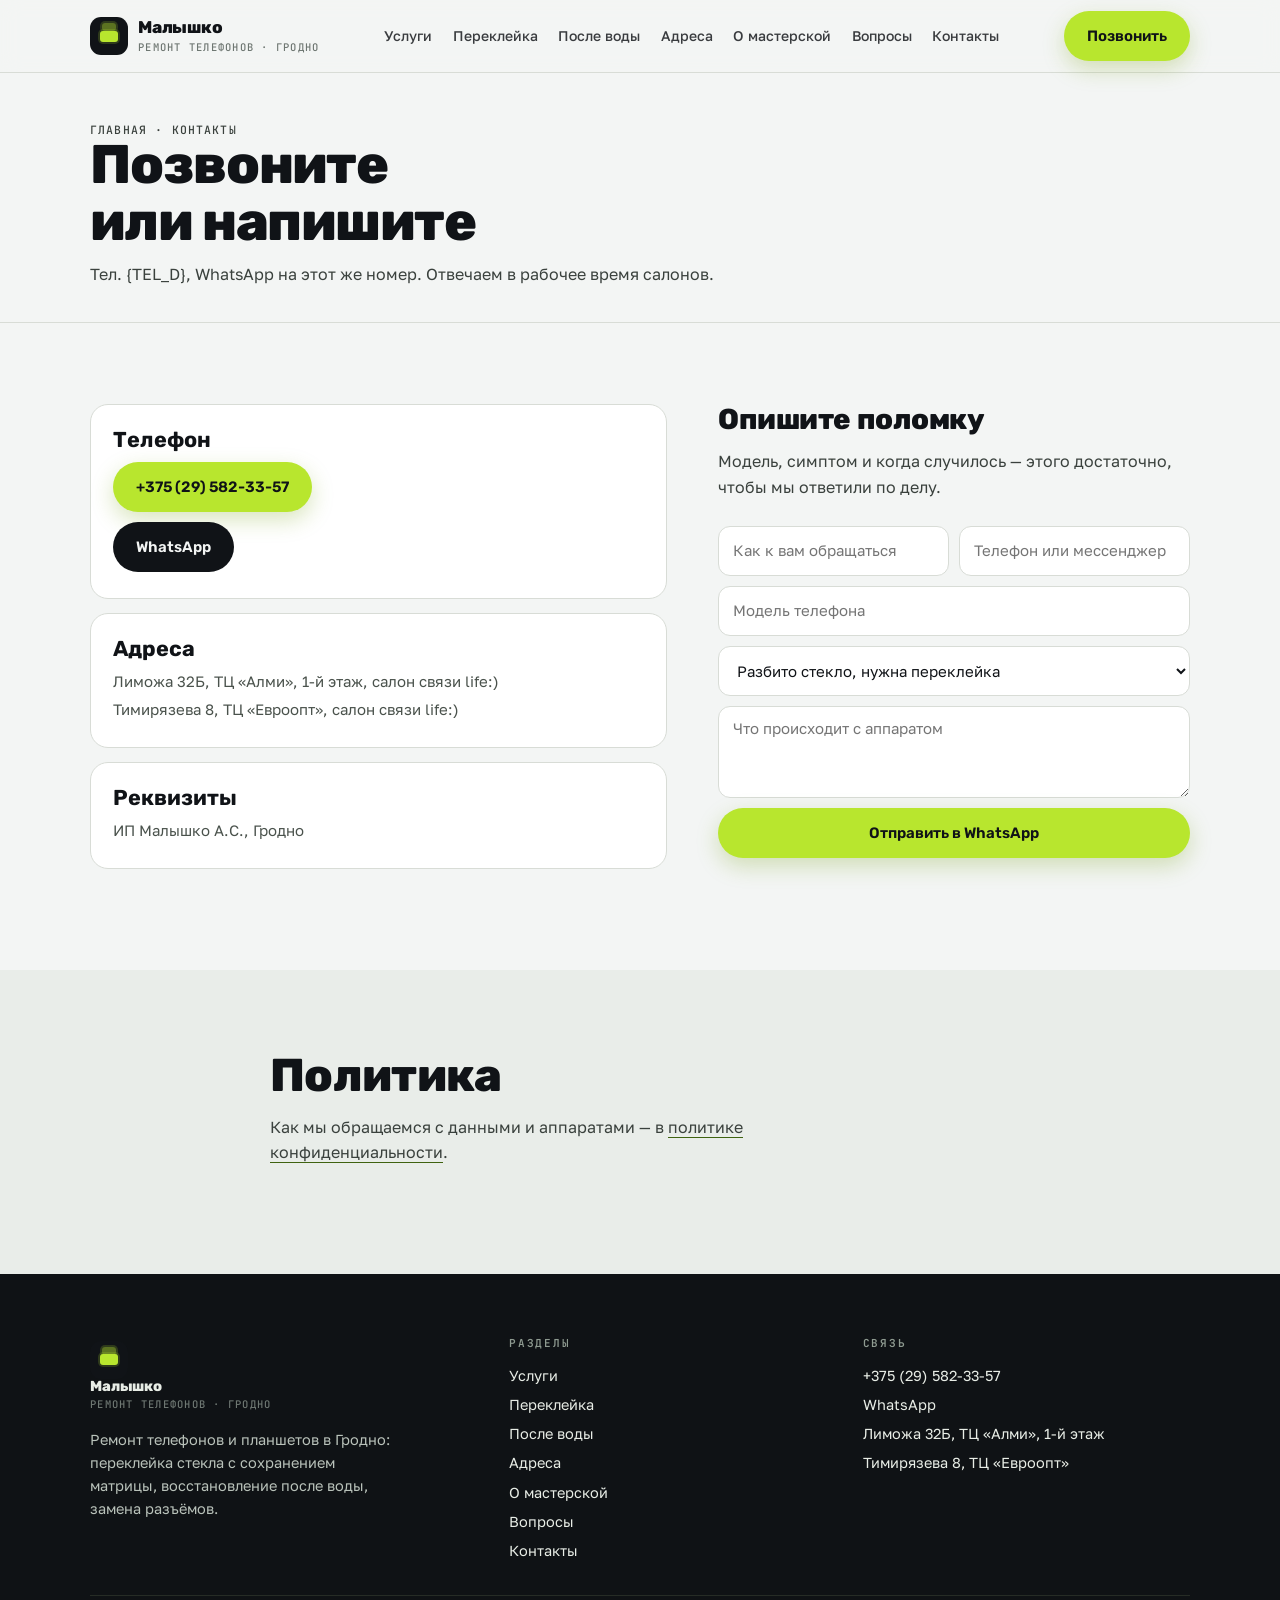
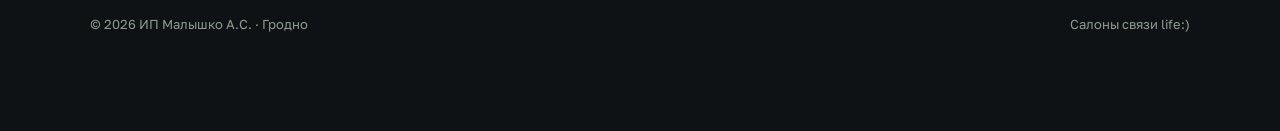
<file: kontakty.html>
<!DOCTYPE html><html lang="ru"><head>
<meta charset="utf-8"><meta name="viewport" content="width=device-width,initial-scale=1">
<title>Контакты — ремонт телефонов в Гродно, ИП Малышко</title><meta name="description" content="Телефон {TEL_D}, WhatsApp, адреса: Лиможа 32Б, ТЦ «Алми» и Тимирязева 8, ТЦ «Евроопт».">
<meta property="og:title" content="Контакты — ремонт телефонов в Гродно, ИП Малышко"><meta property="og:description" content="Телефон {TEL_D}, WhatsApp, адреса: Лиможа 32Б, ТЦ «Алми» и Тимирязева 8, ТЦ «Евроопт».">
<meta property="og:type" content="website"><meta name="theme-color" content="#101317">
<link rel="icon" href="data:image/svg+xml,%3Csvg xmlns='http://www.w3.org/2000/svg' viewBox='0 0 32 32'%3E%3Crect width='32' height='32' rx='8' fill='%23101317'/%3E%3Crect x='9' y='15' width='14' height='8' rx='2' fill='%23B8E62E'/%3E%3Crect x='12' y='9' width='8' height='4' rx='1.5' fill='%2391B824'/%3E%3C/svg%3E">
<style>
:root{--paper:#F3F5F4;--paper2:#E9EDE9;--ink:#101317;--grey:#6E7772;--line:#D8DCD6;--lime:#B8E62E;--limed:#3F6310;--max:1180px;--pad:clamp(16px,3.4vw,40px)}
*,*::before,*::after{box-sizing:border-box}
html{scroll-behavior:smooth;-webkit-text-size-adjust:100%}
body{margin:0;background:var(--paper);color:var(--ink);font:400 16px/1.6 'Golos Text',-apple-system,system-ui,sans-serif;-webkit-font-smoothing:antialiased}
body.is-locked{overflow:hidden}
img{max-width:100%;display:block}
a{color:inherit;text-decoration:none}
[hidden]{display:none!important}
.wrap{width:100%;max-width:var(--max);margin:0 auto;padding:0 var(--pad)}
.top{position:sticky;top:0;z-index:60;background:rgba(243,245,244,.92);backdrop-filter:blur(10px);border-bottom:1px solid var(--line)}
.top__in{display:flex;align-items:center;justify-content:space-between;gap:14px;min-height:72px;min-width:0}
.nav{display:flex;gap:clamp(10px,1.6vw,22px);align-items:center;font:500 14px/1 'Golos Text'}
.nav a{opacity:.82}.nav a:hover{opacity:1}
.burger{display:none;width:46px;height:46px;border:1px solid var(--line);background:#fff;border-radius:12px;align-items:center;justify-content:center;cursor:pointer;padding:0}
.burger span{display:block;width:18px;height:2px;background:var(--ink);position:relative}
.burger span::before,.burger span::after{content:"";position:absolute;left:0;width:18px;height:2px;background:var(--ink)}
.burger span::before{top:-6px}.burger span::after{top:6px}
.drawer{position:fixed;inset:0;z-index:120;background:rgba(16,19,23,.55);display:flex;justify-content:flex-end;padding:0}
.drawer__inner{width:min(360px,88vw);background:var(--paper);height:100%;overflow-y:auto;padding:22px;display:flex;flex-direction:column;gap:6px}
.drawer__inner a{padding:13px 0;border-bottom:1px solid var(--line);font:600 17px/1.2 'Rubik';display:block}
.drawer__close{margin-left:auto;width:44px;height:44px;border:1px solid var(--line);background:#fff;border-radius:12px;font-size:20px;cursor:pointer}
.btn{display:inline-flex;align-items:center;justify-content:center;gap:9px;min-height:50px;padding:0 22px;border-radius:999px;font:600 15px/1 'Rubik';border:1px solid transparent;cursor:pointer;transition:transform .15s,box-shadow .15s}
.btn:active{transform:translateY(1px)}
.btn--lime{background:var(--lime);color:#101317;box-shadow:0 8px 22px rgba(120,160,20,.28)}
.btn--ink{background:var(--ink);color:#F3F5F4}
.btn--ghost{border-color:var(--ink);color:var(--ink);background:transparent}
.hero{padding:clamp(22px,3vw,40px) 0 clamp(30px,4vw,54px)}
.hero__ph{position:relative;border-radius:26px;overflow:hidden;min-height:clamp(420px,64vh,640px);display:flex;align-items:flex-end}
.hero__ph img{position:absolute;inset:0;width:100%;height:100%;object-fit:cover}
.hero__ph::after{content:"";position:absolute;inset:0;background:linear-gradient(180deg,rgba(9,12,14,.15) 0%,rgba(9,12,14,.55) 55%,rgba(9,12,14,.88) 100%)}
.hero__in{position:relative;z-index:2;color:#fff;padding:clamp(20px,3.4vw,44px);width:100%;min-width:0}
.hero h1{font:800 clamp(1.9rem,5.4vw,4.2rem)/1.02 'Rubik';letter-spacing:-.015em;margin:0 0 14px;overflow-wrap:break-word;hyphens:auto}
.hero p{max-width:52ch;opacity:.94;margin:0 0 22px}
.hero__cta{display:flex;flex-wrap:wrap;gap:10px}
.eyebrow{font:500 11px/1 'JetBrains Mono',monospace;letter-spacing:.16em;text-transform:uppercase;color:var(--grey)}
.section{padding:clamp(48px,6.4vw,92px) 0}
.ann{display:none}
@media (max-width:1080px){.nav{display:none}.burger{display:flex}}
@media (max-width:640px){.top .btn{display:none}.top__in{min-height:62px}}
</style>
<link rel="preconnect" href="https://fonts.googleapis.com"><link rel="preconnect" href="https://fonts.gstatic.com" crossorigin>
<link href="https://fonts.googleapis.com/css2?family=Rubik:wght@500;600;700;800&family=Golos+Text:wght@400;500;600&family=JetBrains+Mono:wght@400;500;600&display=swap" rel="stylesheet">
<link rel="stylesheet" href="assets/css/style.v1.css">
</head><body data-page="kontakty">
<header class="top"><div class="wrap"><div class="top__in">
<a class="logo" href="index.html" aria-label="Малышко, ремонт телефонов"><span class="logo__m"><i></i><i></i></span><span>Малышко<small>ремонт телефонов · Гродно</small></span></a>
<nav class="nav"><a href="uslugi.html">Услуги</a><a href="perekleyka.html">Переклейка</a><a href="voda.html">После воды</a><a href="adresa.html">Адреса</a><a href="o-masterskoy.html">О мастерской</a><a href="faq.html">Вопросы</a><a href="kontakty.html">Контакты</a></nav>
<a class="btn btn--lime" href="tel:+375295823357">Позвонить</a>
<button class="burger" id="burger" aria-label="Меню" aria-expanded="false"><span></span></button>
</div></div></header>
<div class="drawer" id="drawer" hidden><div class="drawer__inner" role="dialog" aria-modal="true" aria-label="Меню">
<button class="drawer__close" id="drawerClose" aria-label="Закрыть">×</button>
<a href="uslugi.html">Услуги</a><a href="perekleyka.html">Переклейка</a><a href="voda.html">После воды</a><a href="adresa.html">Адреса</a><a href="o-masterskoy.html">О мастерской</a><a href="faq.html">Вопросы</a><a href="kontakty.html">Контакты</a>
<a href="kontakty.html">Контакты</a>
<a class="btn btn--lime" style="margin-top:16px" href="tel:+375295823357">Позвонить +375 (29) 582-33-57</a>
</div></div>
<main>
<section class="phero"><div class="wrap">
<p class="crumbs"><a href="index.html">Главная</a> · Контакты</p>
<h1>Позвоните<br>или напишите</h1><p>Тел. {TEL_D}, WhatsApp на этот же номер. Отвечаем в рабочее время салонов.</p></div></section>
<section class="section"><div class="wrap"><div class="grid2">
  <div>
    <div class="addr__c"><h3>Телефон</h3><p style="margin-top:8px"><a class="btn btn--lime" href="tel:+375295823357">+375 (29) 582-33-57</a></p>
    <p style="margin-top:10px"><a class="btn btn--ink" href="https://wa.me/375295823357">WhatsApp</a></p></div>
    <div class="addr__c" style="margin-top:14px"><h3>Адреса</h3>
      <p>Лиможа 32Б, ТЦ «Алми», 1-й этаж, салон связи life:)</p>
      <p>Тимирязева 8, ТЦ «Евроопт», салон связи life:)</p>
    </div>
    <div class="addr__c" style="margin-top:14px"><h3>Реквизиты</h3><p>ИП Малышко А.С., Гродно</p></div>
  </div>
  <div id="lead"><h2 style="font-size:clamp(1.3rem,2.4vw,1.8rem)">Опишите поломку</h2>
    <p class="lede">Модель, симптом и когда случилось — этого достаточно, чтобы мы ответили по делу.</p>
    <form class="form" id="leadForm" novalidate>
  <input name="name" placeholder="Как к вам обращаться" aria-label="Имя" required>
  <input name="phone" placeholder="Телефон или мессенджер" aria-label="Телефон" inputmode="tel" required>
  <input name="model" placeholder="Модель телефона" aria-label="Модель" class="full">
  <select name="item" aria-label="Что случилось" class="full">
    <option>Разбито стекло, нужна переклейка</option>
    <option>Полосы или пятна на экране</option>
    <option>Утопили в воде</option>
    <option>Не заряжается</option>
    <option>Не слышно собеседника</option>
    <option>Другое, опишу в сообщении</option>
  </select>
  <textarea name="msg" placeholder="Что происходит с аппаратом" aria-label="Комментарий" class="full"></textarea>
  <button class="btn btn--lime full" type="submit">Отправить в WhatsApp</button>
  <div class="form__msg" id="formMsg" role="status"></div>
</form>
  </div>
</div></div></section>
<section class="section section--dim"><div class="wrap" style="max-width:820px">
<h2>Политика</h2><p class="lede">Как мы обращаемся с данными и аппаратами — в <a href="politika.html" style="border-bottom:1px solid var(--limed)">политике конфиденциальности</a>.</p>
</div></section>
</main>
<footer class="foot"><div class="wrap">
<div class="foot__grid">
  <div><a class="logo" href="index.html" aria-label="Малышко, ремонт телефонов"><span class="logo__m"><i></i><i></i></span><span>Малышко<small>ремонт телефонов · Гродно</small></span></a><p style="margin-top:14px;max-width:34ch;font-size:14.5px">Ремонт телефонов и планшетов в Гродно: переклейка стекла с сохранением матрицы, восстановление после воды, замена разъёмов.</p></div>
  <div><h4>Разделы</h4><a href="uslugi.html">Услуги</a><a href="perekleyka.html">Переклейка</a><a href="voda.html">После воды</a><a href="adresa.html">Адреса</a><a href="o-masterskoy.html">О мастерской</a><a href="faq.html">Вопросы</a><a href="kontakty.html">Контакты</a></div>
  <div><h4>Связь</h4>
    <a href="tel:+375295823357">+375 (29) 582-33-57</a>
    <a href="https://wa.me/375295823357">WhatsApp</a>
    <a href="kontakty.html">Лиможа 32Б, ТЦ «Алми», 1-й этаж</a>
    <a href="kontakty.html">Тимирязева 8, ТЦ «Евроопт»</a>
  </div>
</div>
<div class="foot__b"><span>© 2026 ИП Малышко А.С. · Гродно</span><span>Салоны связи life:)</span></div>
</div></footer>
<div class="fbar">
  <a class="btn btn--lime" href="tel:+375295823357">Позвонить</a>
  <a class="btn btn--ink" href="https://wa.me/375295823357">WhatsApp</a>
</div>
<script src="assets/js/main.v1.js" defer></script>
</body></html>
</file>
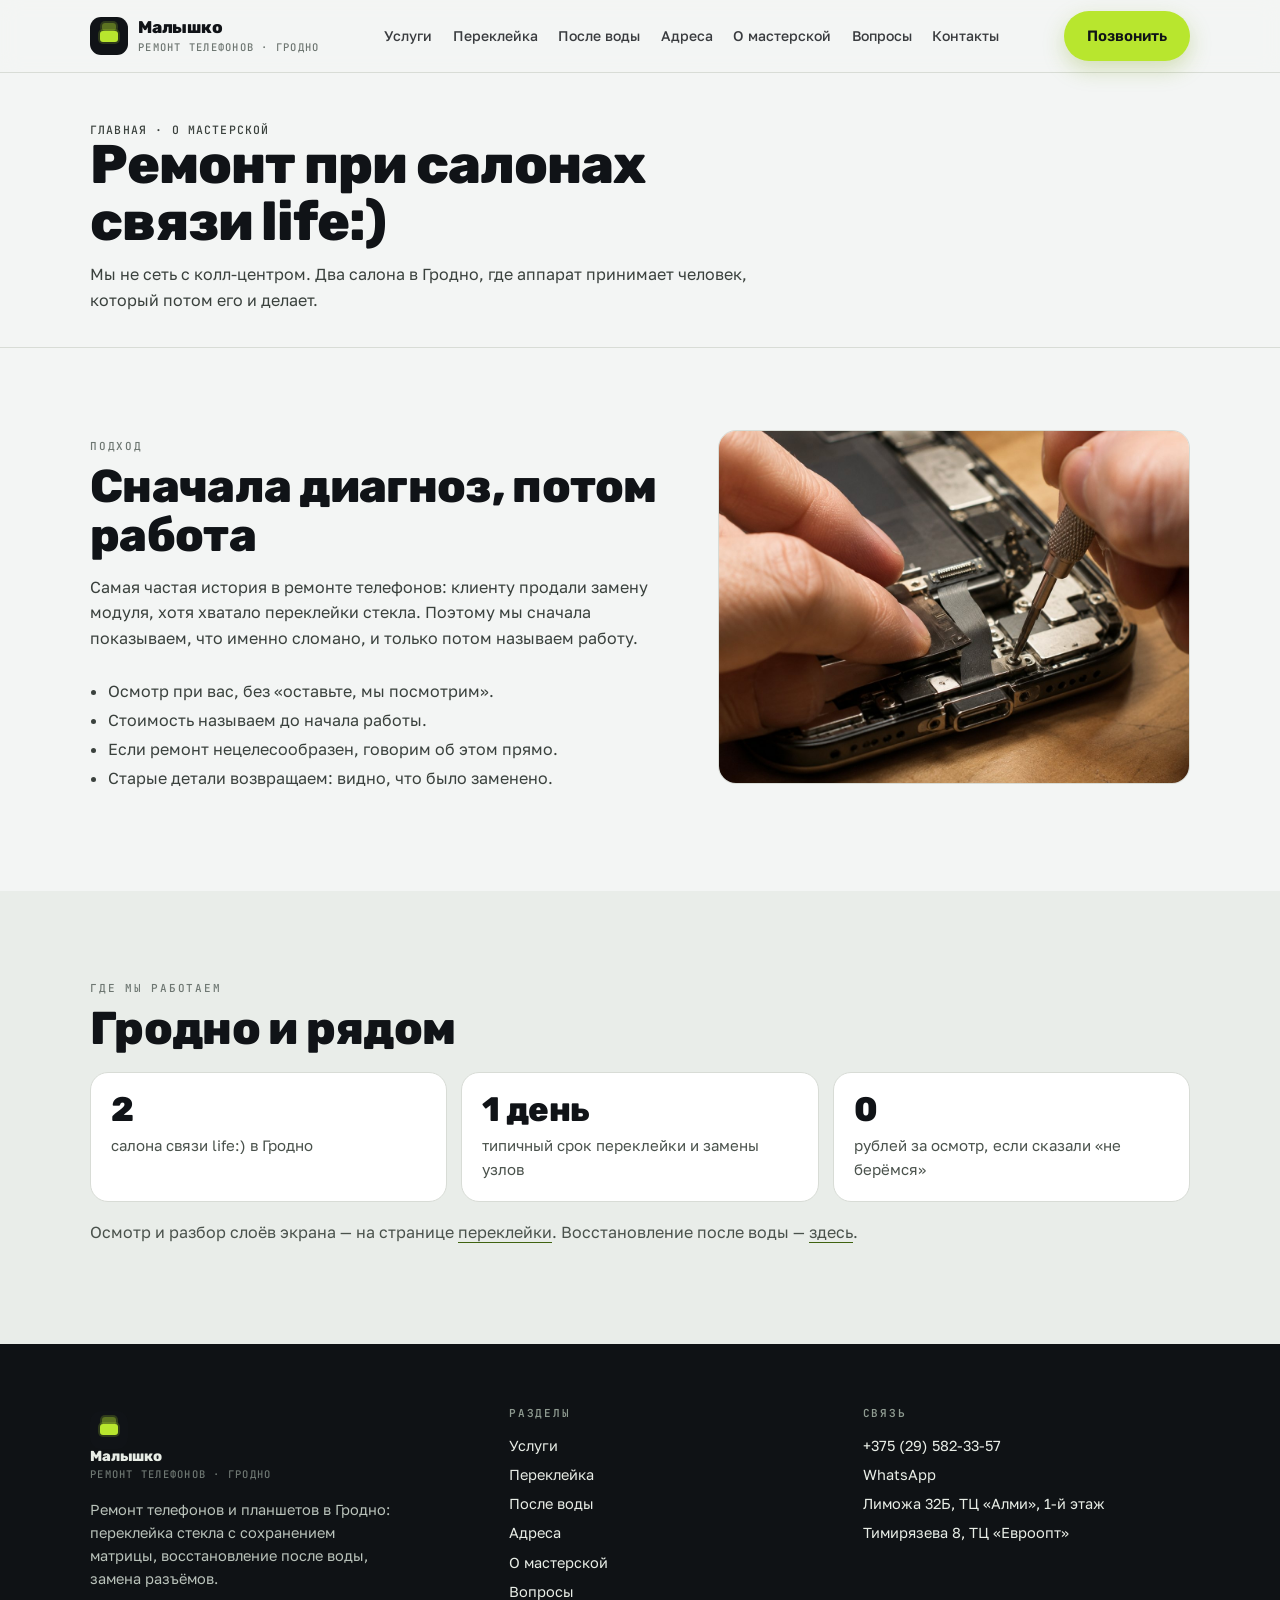
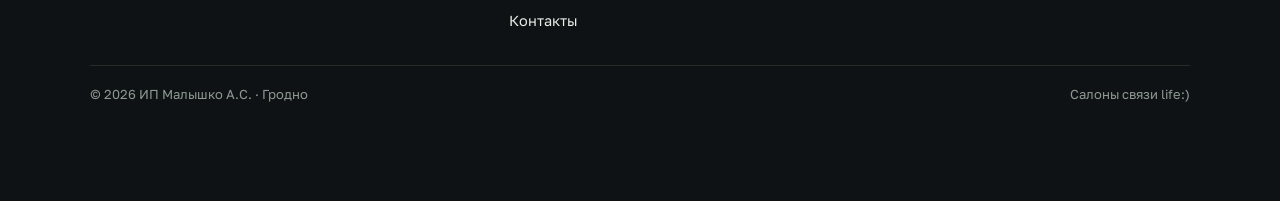
<file: o-masterskoy.html>
<!DOCTYPE html><html lang="ru"><head>
<meta charset="utf-8"><meta name="viewport" content="width=device-width,initial-scale=1">
<title>О мастерской — ремонт телефонов, Гродно</title><meta name="description" content="Мастерская при салонах связи life:) в Гродно: ремонт телефонов и планшетов, переклейка стекла, честная диагностика.">
<meta property="og:title" content="О мастерской — ремонт телефонов, Гродно"><meta property="og:description" content="Мастерская при салонах связи life:) в Гродно: ремонт телефонов и планшетов, переклейка стекла, честная диагностика.">
<meta property="og:type" content="website"><meta name="theme-color" content="#101317">
<link rel="icon" href="data:image/svg+xml,%3Csvg xmlns='http://www.w3.org/2000/svg' viewBox='0 0 32 32'%3E%3Crect width='32' height='32' rx='8' fill='%23101317'/%3E%3Crect x='9' y='15' width='14' height='8' rx='2' fill='%23B8E62E'/%3E%3Crect x='12' y='9' width='8' height='4' rx='1.5' fill='%2391B824'/%3E%3C/svg%3E">
<style>
:root{--paper:#F3F5F4;--paper2:#E9EDE9;--ink:#101317;--grey:#6E7772;--line:#D8DCD6;--lime:#B8E62E;--limed:#3F6310;--max:1180px;--pad:clamp(16px,3.4vw,40px)}
*,*::before,*::after{box-sizing:border-box}
html{scroll-behavior:smooth;-webkit-text-size-adjust:100%}
body{margin:0;background:var(--paper);color:var(--ink);font:400 16px/1.6 'Golos Text',-apple-system,system-ui,sans-serif;-webkit-font-smoothing:antialiased}
body.is-locked{overflow:hidden}
img{max-width:100%;display:block}
a{color:inherit;text-decoration:none}
[hidden]{display:none!important}
.wrap{width:100%;max-width:var(--max);margin:0 auto;padding:0 var(--pad)}
.top{position:sticky;top:0;z-index:60;background:rgba(243,245,244,.92);backdrop-filter:blur(10px);border-bottom:1px solid var(--line)}
.top__in{display:flex;align-items:center;justify-content:space-between;gap:14px;min-height:72px;min-width:0}
.nav{display:flex;gap:clamp(10px,1.6vw,22px);align-items:center;font:500 14px/1 'Golos Text'}
.nav a{opacity:.82}.nav a:hover{opacity:1}
.burger{display:none;width:46px;height:46px;border:1px solid var(--line);background:#fff;border-radius:12px;align-items:center;justify-content:center;cursor:pointer;padding:0}
.burger span{display:block;width:18px;height:2px;background:var(--ink);position:relative}
.burger span::before,.burger span::after{content:"";position:absolute;left:0;width:18px;height:2px;background:var(--ink)}
.burger span::before{top:-6px}.burger span::after{top:6px}
.drawer{position:fixed;inset:0;z-index:120;background:rgba(16,19,23,.55);display:flex;justify-content:flex-end;padding:0}
.drawer__inner{width:min(360px,88vw);background:var(--paper);height:100%;overflow-y:auto;padding:22px;display:flex;flex-direction:column;gap:6px}
.drawer__inner a{padding:13px 0;border-bottom:1px solid var(--line);font:600 17px/1.2 'Rubik';display:block}
.drawer__close{margin-left:auto;width:44px;height:44px;border:1px solid var(--line);background:#fff;border-radius:12px;font-size:20px;cursor:pointer}
.btn{display:inline-flex;align-items:center;justify-content:center;gap:9px;min-height:50px;padding:0 22px;border-radius:999px;font:600 15px/1 'Rubik';border:1px solid transparent;cursor:pointer;transition:transform .15s,box-shadow .15s}
.btn:active{transform:translateY(1px)}
.btn--lime{background:var(--lime);color:#101317;box-shadow:0 8px 22px rgba(120,160,20,.28)}
.btn--ink{background:var(--ink);color:#F3F5F4}
.btn--ghost{border-color:var(--ink);color:var(--ink);background:transparent}
.hero{padding:clamp(22px,3vw,40px) 0 clamp(30px,4vw,54px)}
.hero__ph{position:relative;border-radius:26px;overflow:hidden;min-height:clamp(420px,64vh,640px);display:flex;align-items:flex-end}
.hero__ph img{position:absolute;inset:0;width:100%;height:100%;object-fit:cover}
.hero__ph::after{content:"";position:absolute;inset:0;background:linear-gradient(180deg,rgba(9,12,14,.15) 0%,rgba(9,12,14,.55) 55%,rgba(9,12,14,.88) 100%)}
.hero__in{position:relative;z-index:2;color:#fff;padding:clamp(20px,3.4vw,44px);width:100%;min-width:0}
.hero h1{font:800 clamp(1.9rem,5.4vw,4.2rem)/1.02 'Rubik';letter-spacing:-.015em;margin:0 0 14px;overflow-wrap:break-word;hyphens:auto}
.hero p{max-width:52ch;opacity:.94;margin:0 0 22px}
.hero__cta{display:flex;flex-wrap:wrap;gap:10px}
.eyebrow{font:500 11px/1 'JetBrains Mono',monospace;letter-spacing:.16em;text-transform:uppercase;color:var(--grey)}
.section{padding:clamp(48px,6.4vw,92px) 0}
.ann{display:none}
@media (max-width:1080px){.nav{display:none}.burger{display:flex}}
@media (max-width:640px){.top .btn{display:none}.top__in{min-height:62px}}
</style>
<link rel="preconnect" href="https://fonts.googleapis.com"><link rel="preconnect" href="https://fonts.gstatic.com" crossorigin>
<link href="https://fonts.googleapis.com/css2?family=Rubik:wght@500;600;700;800&family=Golos+Text:wght@400;500;600&family=JetBrains+Mono:wght@400;500;600&display=swap" rel="stylesheet">
<link rel="stylesheet" href="assets/css/style.v1.css">
</head><body data-page="o-masterskoy">
<header class="top"><div class="wrap"><div class="top__in">
<a class="logo" href="index.html" aria-label="Малышко, ремонт телефонов"><span class="logo__m"><i></i><i></i></span><span>Малышко<small>ремонт телефонов · Гродно</small></span></a>
<nav class="nav"><a href="uslugi.html">Услуги</a><a href="perekleyka.html">Переклейка</a><a href="voda.html">После воды</a><a href="adresa.html">Адреса</a><a href="o-masterskoy.html">О мастерской</a><a href="faq.html">Вопросы</a><a href="kontakty.html">Контакты</a></nav>
<a class="btn btn--lime" href="tel:+375295823357">Позвонить</a>
<button class="burger" id="burger" aria-label="Меню" aria-expanded="false"><span></span></button>
</div></div></header>
<div class="drawer" id="drawer" hidden><div class="drawer__inner" role="dialog" aria-modal="true" aria-label="Меню">
<button class="drawer__close" id="drawerClose" aria-label="Закрыть">×</button>
<a href="uslugi.html">Услуги</a><a href="perekleyka.html">Переклейка</a><a href="voda.html">После воды</a><a href="adresa.html">Адреса</a><a href="o-masterskoy.html">О мастерской</a><a href="faq.html">Вопросы</a><a href="kontakty.html">Контакты</a>
<a href="kontakty.html">Контакты</a>
<a class="btn btn--lime" style="margin-top:16px" href="tel:+375295823357">Позвонить +375 (29) 582-33-57</a>
</div></div>
<main>
<section class="phero"><div class="wrap">
<p class="crumbs"><a href="index.html">Главная</a> · О мастерской</p>
<h1>Ремонт при салонах<br>связи life:)</h1><p>Мы не сеть с колл-центром. Два салона в Гродно, где аппарат принимает человек, который потом его и делает.</p></div></section>
<section class="section"><div class="wrap"><div class="grid2">
  <div>
    <p class="eyebrow">Подход</p><h2>Сначала диагноз, потом работа</h2>
    <p class="lede">Самая частая история в ремонте телефонов: клиенту продали замену модуля, хотя хватало переклейки стекла. Поэтому мы сначала показываем, что именно сломано, и только потом называем работу.</p>
    <ul style="padding-left:18px;color:#3A413D;line-height:1.8">
      <li>Осмотр при вас, без «оставьте, мы посмотрим».</li>
      <li>Стоимость называем до начала работы.</li>
      <li>Если ремонт нецелесообразен, говорим об этом прямо.</li>
      <li>Старые детали возвращаем: видно, что было заменено.</li>
    </ul>
  </div>
  <div><div class="photo"><img src="assets/img/port.jpg" alt="Замена разъёма зарядки" loading="lazy" width="1200" height="900"></div></div>
</div></div></section>
<section class="section section--dim"><div class="wrap">
<p class="eyebrow">Где мы работаем</p><h2>Гродно и рядом</h2>
<div class="cards" style="margin-top:18px">
  <div class="card"><div class="card__k">2</div><p>салона связи life:) в Гродно</p></div>
  <div class="card"><div class="card__k">1 день</div><p>типичный срок переклейки и замены узлов</p></div>
  <div class="card"><div class="card__k">0</div><p>рублей за осмотр, если сказали «не берёмся»</p></div>
</div>
<p style="margin-top:18px;color:#4A524C">Осмотр и разбор слоёв экрана — на странице <a href="perekleyka.html" style="border-bottom:1px solid var(--limed)">переклейки</a>. Восстановление после воды — <a href="voda.html" style="border-bottom:1px solid var(--limed)">здесь</a>.</p>
</div></section>
</main>
<footer class="foot"><div class="wrap">
<div class="foot__grid">
  <div><a class="logo" href="index.html" aria-label="Малышко, ремонт телефонов"><span class="logo__m"><i></i><i></i></span><span>Малышко<small>ремонт телефонов · Гродно</small></span></a><p style="margin-top:14px;max-width:34ch;font-size:14.5px">Ремонт телефонов и планшетов в Гродно: переклейка стекла с сохранением матрицы, восстановление после воды, замена разъёмов.</p></div>
  <div><h4>Разделы</h4><a href="uslugi.html">Услуги</a><a href="perekleyka.html">Переклейка</a><a href="voda.html">После воды</a><a href="adresa.html">Адреса</a><a href="o-masterskoy.html">О мастерской</a><a href="faq.html">Вопросы</a><a href="kontakty.html">Контакты</a></div>
  <div><h4>Связь</h4>
    <a href="tel:+375295823357">+375 (29) 582-33-57</a>
    <a href="https://wa.me/375295823357">WhatsApp</a>
    <a href="kontakty.html">Лиможа 32Б, ТЦ «Алми», 1-й этаж</a>
    <a href="kontakty.html">Тимирязева 8, ТЦ «Евроопт»</a>
  </div>
</div>
<div class="foot__b"><span>© 2026 ИП Малышко А.С. · Гродно</span><span>Салоны связи life:)</span></div>
</div></footer>
<div class="fbar">
  <a class="btn btn--lime" href="tel:+375295823357">Позвонить</a>
  <a class="btn btn--ink" href="https://wa.me/375295823357">WhatsApp</a>
</div>
<script src="assets/js/main.v1.js" defer></script>
</body></html>
</file>
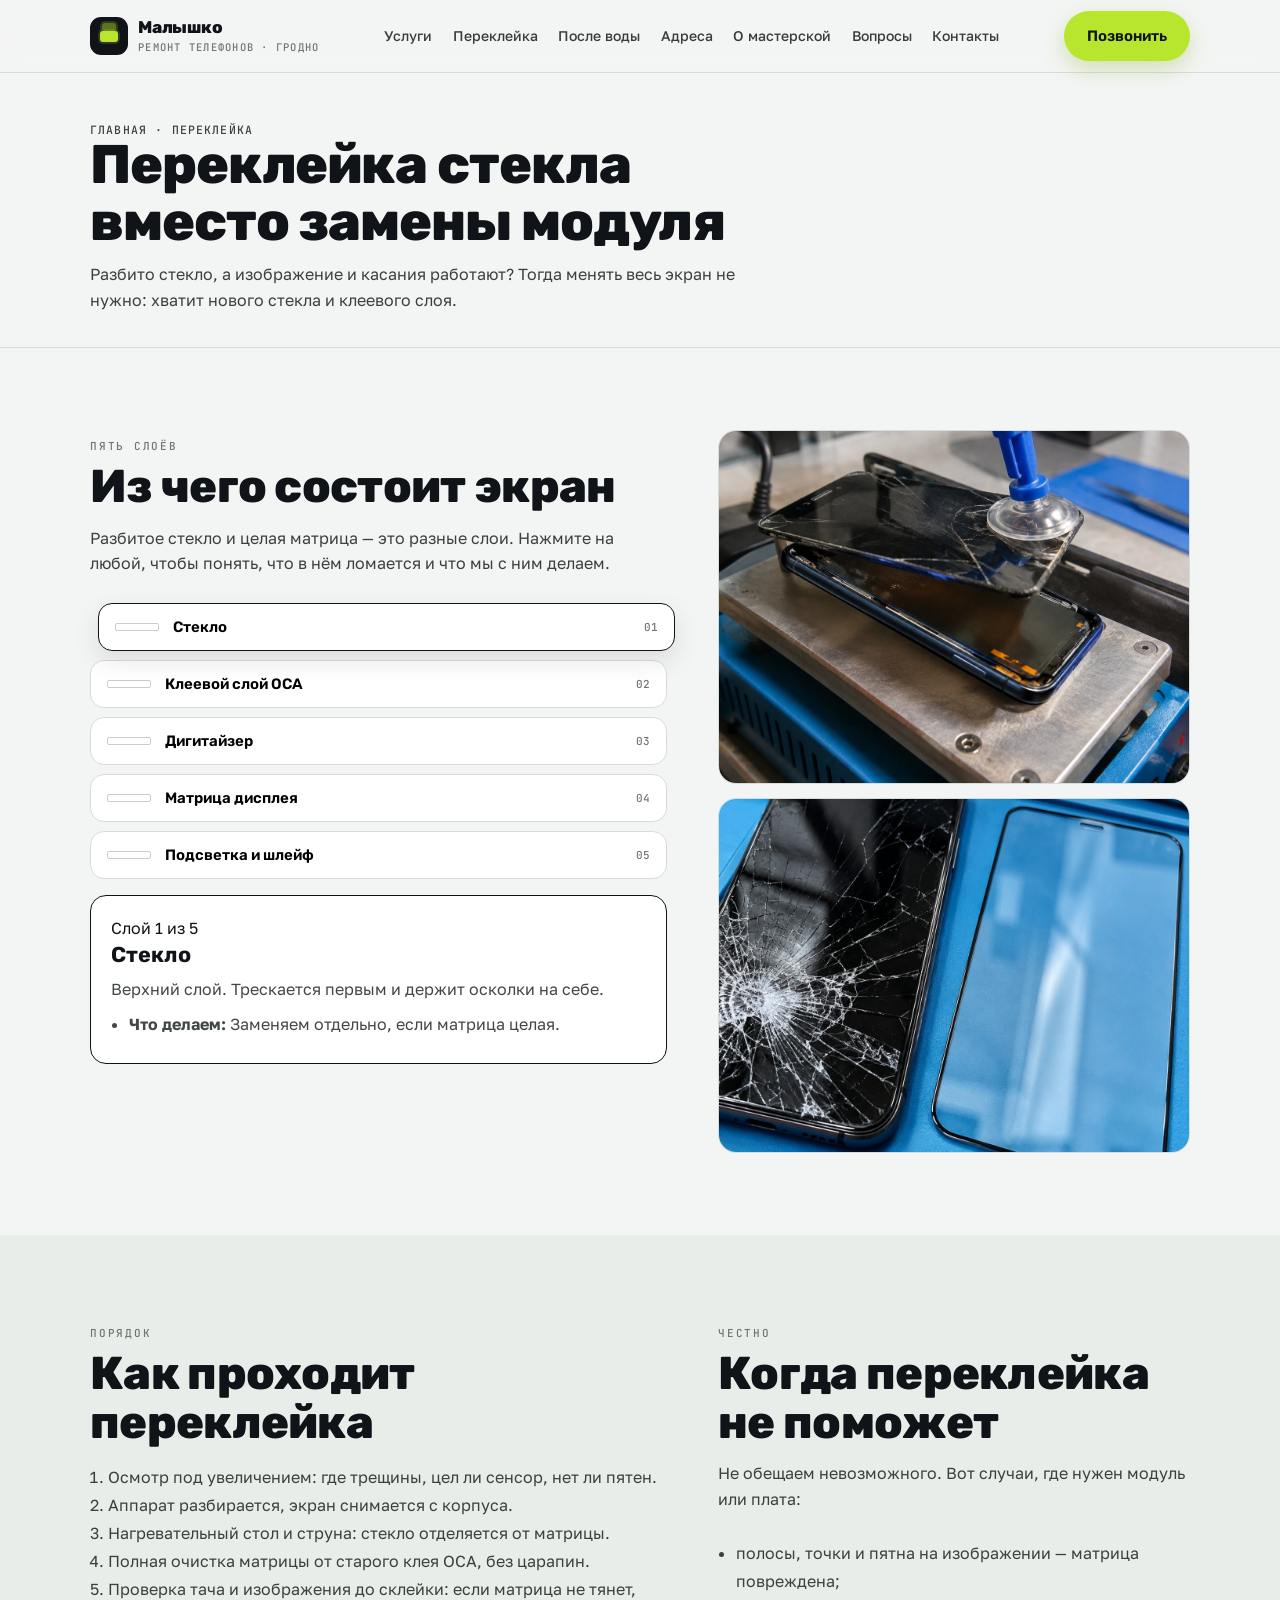
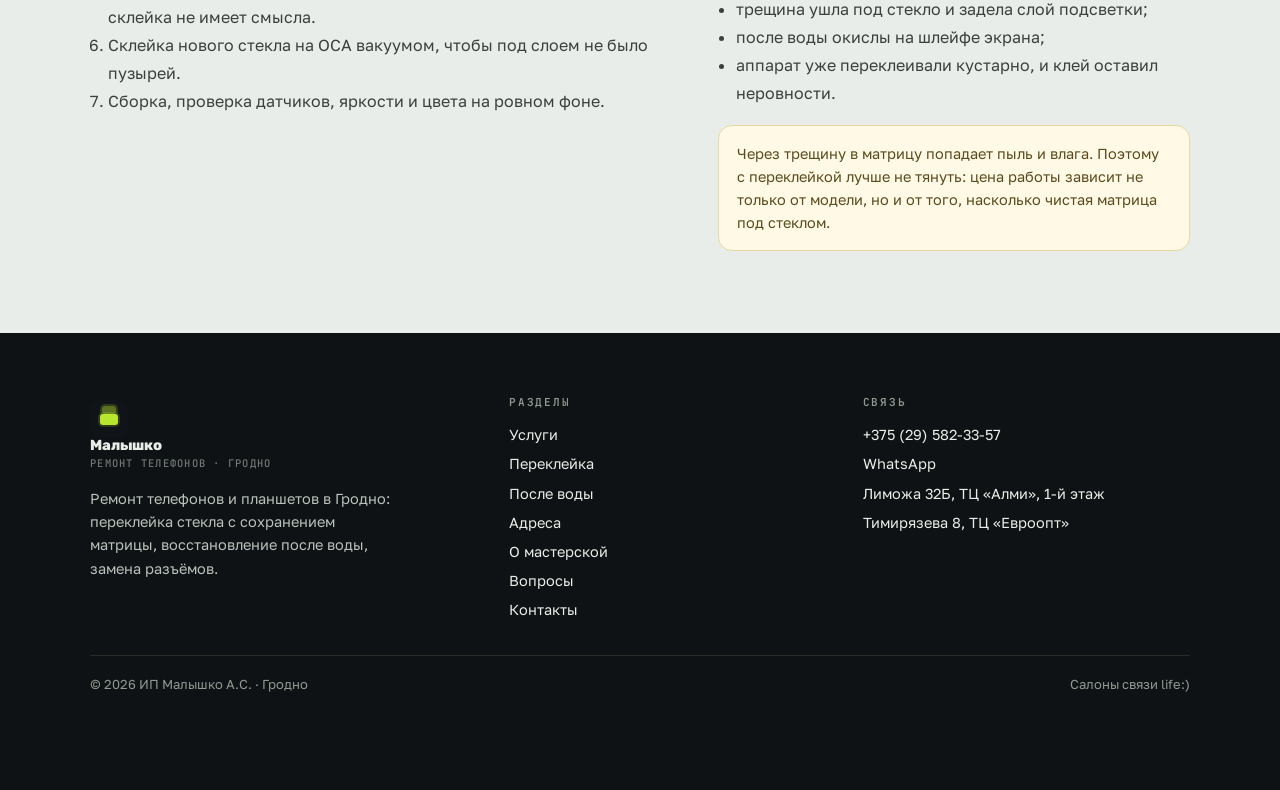
<file: perekleyka.html>
<!DOCTYPE html><html lang="ru"><head>
<meta charset="utf-8"><meta name="viewport" content="width=device-width,initial-scale=1">
<title>Переклейка стекла в Гродно — с сохранением матрицы</title><meta name="description" content="Замена разбитого стекла с сохранением оригинальной матрицы: разбор слоёв экрана, этапы переклейки и когда это оправдано. Гродно.">
<meta property="og:title" content="Переклейка стекла в Гродно — с сохранением матрицы"><meta property="og:description" content="Замена разбитого стекла с сохранением оригинальной матрицы: разбор слоёв экрана, этапы переклейки и когда это оправдано. Гродно.">
<meta property="og:type" content="website"><meta name="theme-color" content="#101317">
<link rel="icon" href="data:image/svg+xml,%3Csvg xmlns='http://www.w3.org/2000/svg' viewBox='0 0 32 32'%3E%3Crect width='32' height='32' rx='8' fill='%23101317'/%3E%3Crect x='9' y='15' width='14' height='8' rx='2' fill='%23B8E62E'/%3E%3Crect x='12' y='9' width='8' height='4' rx='1.5' fill='%2391B824'/%3E%3C/svg%3E">
<style>
:root{--paper:#F3F5F4;--paper2:#E9EDE9;--ink:#101317;--grey:#6E7772;--line:#D8DCD6;--lime:#B8E62E;--limed:#3F6310;--max:1180px;--pad:clamp(16px,3.4vw,40px)}
*,*::before,*::after{box-sizing:border-box}
html{scroll-behavior:smooth;-webkit-text-size-adjust:100%}
body{margin:0;background:var(--paper);color:var(--ink);font:400 16px/1.6 'Golos Text',-apple-system,system-ui,sans-serif;-webkit-font-smoothing:antialiased}
body.is-locked{overflow:hidden}
img{max-width:100%;display:block}
a{color:inherit;text-decoration:none}
[hidden]{display:none!important}
.wrap{width:100%;max-width:var(--max);margin:0 auto;padding:0 var(--pad)}
.top{position:sticky;top:0;z-index:60;background:rgba(243,245,244,.92);backdrop-filter:blur(10px);border-bottom:1px solid var(--line)}
.top__in{display:flex;align-items:center;justify-content:space-between;gap:14px;min-height:72px;min-width:0}
.nav{display:flex;gap:clamp(10px,1.6vw,22px);align-items:center;font:500 14px/1 'Golos Text'}
.nav a{opacity:.82}.nav a:hover{opacity:1}
.burger{display:none;width:46px;height:46px;border:1px solid var(--line);background:#fff;border-radius:12px;align-items:center;justify-content:center;cursor:pointer;padding:0}
.burger span{display:block;width:18px;height:2px;background:var(--ink);position:relative}
.burger span::before,.burger span::after{content:"";position:absolute;left:0;width:18px;height:2px;background:var(--ink)}
.burger span::before{top:-6px}.burger span::after{top:6px}
.drawer{position:fixed;inset:0;z-index:120;background:rgba(16,19,23,.55);display:flex;justify-content:flex-end;padding:0}
.drawer__inner{width:min(360px,88vw);background:var(--paper);height:100%;overflow-y:auto;padding:22px;display:flex;flex-direction:column;gap:6px}
.drawer__inner a{padding:13px 0;border-bottom:1px solid var(--line);font:600 17px/1.2 'Rubik';display:block}
.drawer__close{margin-left:auto;width:44px;height:44px;border:1px solid var(--line);background:#fff;border-radius:12px;font-size:20px;cursor:pointer}
.btn{display:inline-flex;align-items:center;justify-content:center;gap:9px;min-height:50px;padding:0 22px;border-radius:999px;font:600 15px/1 'Rubik';border:1px solid transparent;cursor:pointer;transition:transform .15s,box-shadow .15s}
.btn:active{transform:translateY(1px)}
.btn--lime{background:var(--lime);color:#101317;box-shadow:0 8px 22px rgba(120,160,20,.28)}
.btn--ink{background:var(--ink);color:#F3F5F4}
.btn--ghost{border-color:var(--ink);color:var(--ink);background:transparent}
.hero{padding:clamp(22px,3vw,40px) 0 clamp(30px,4vw,54px)}
.hero__ph{position:relative;border-radius:26px;overflow:hidden;min-height:clamp(420px,64vh,640px);display:flex;align-items:flex-end}
.hero__ph img{position:absolute;inset:0;width:100%;height:100%;object-fit:cover}
.hero__ph::after{content:"";position:absolute;inset:0;background:linear-gradient(180deg,rgba(9,12,14,.15) 0%,rgba(9,12,14,.55) 55%,rgba(9,12,14,.88) 100%)}
.hero__in{position:relative;z-index:2;color:#fff;padding:clamp(20px,3.4vw,44px);width:100%;min-width:0}
.hero h1{font:800 clamp(1.9rem,5.4vw,4.2rem)/1.02 'Rubik';letter-spacing:-.015em;margin:0 0 14px;overflow-wrap:break-word;hyphens:auto}
.hero p{max-width:52ch;opacity:.94;margin:0 0 22px}
.hero__cta{display:flex;flex-wrap:wrap;gap:10px}
.eyebrow{font:500 11px/1 'JetBrains Mono',monospace;letter-spacing:.16em;text-transform:uppercase;color:var(--grey)}
.section{padding:clamp(48px,6.4vw,92px) 0}
.ann{display:none}
@media (max-width:1080px){.nav{display:none}.burger{display:flex}}
@media (max-width:640px){.top .btn{display:none}.top__in{min-height:62px}}
</style>
<link rel="preconnect" href="https://fonts.googleapis.com"><link rel="preconnect" href="https://fonts.gstatic.com" crossorigin>
<link href="https://fonts.googleapis.com/css2?family=Rubik:wght@500;600;700;800&family=Golos+Text:wght@400;500;600&family=JetBrains+Mono:wght@400;500;600&display=swap" rel="stylesheet">
<link rel="stylesheet" href="assets/css/style.v1.css">
</head><body data-page="perekleyka">
<header class="top"><div class="wrap"><div class="top__in">
<a class="logo" href="index.html" aria-label="Малышко, ремонт телефонов"><span class="logo__m"><i></i><i></i></span><span>Малышко<small>ремонт телефонов · Гродно</small></span></a>
<nav class="nav"><a href="uslugi.html">Услуги</a><a href="perekleyka.html">Переклейка</a><a href="voda.html">После воды</a><a href="adresa.html">Адреса</a><a href="o-masterskoy.html">О мастерской</a><a href="faq.html">Вопросы</a><a href="kontakty.html">Контакты</a></nav>
<a class="btn btn--lime" href="tel:+375295823357">Позвонить</a>
<button class="burger" id="burger" aria-label="Меню" aria-expanded="false"><span></span></button>
</div></div></header>
<div class="drawer" id="drawer" hidden><div class="drawer__inner" role="dialog" aria-modal="true" aria-label="Меню">
<button class="drawer__close" id="drawerClose" aria-label="Закрыть">×</button>
<a href="uslugi.html">Услуги</a><a href="perekleyka.html">Переклейка</a><a href="voda.html">После воды</a><a href="adresa.html">Адреса</a><a href="o-masterskoy.html">О мастерской</a><a href="faq.html">Вопросы</a><a href="kontakty.html">Контакты</a>
<a href="kontakty.html">Контакты</a>
<a class="btn btn--lime" style="margin-top:16px" href="tel:+375295823357">Позвонить +375 (29) 582-33-57</a>
</div></div>
<main>
<section class="phero"><div class="wrap">
<p class="crumbs"><a href="index.html">Главная</a> · Переклейка</p>
<h1>Переклейка стекла<br>вместо замены модуля</h1><p>Разбито стекло, а изображение и касания работают? Тогда менять весь экран не нужно: хватит нового стекла и клеевого слоя.</p></div></section>
<section class="section"><div class="wrap"><div class="grid2">
  <div>
    <p class="eyebrow">Пять слоёв</p><h2>Из чего состоит экран</h2>
    <p class="lede">Разбитое стекло и целая матрица — это разные слои. Нажмите на любой, чтобы понять, что в нём ломается и что мы с ним делаем.</p>
    <div class="layers" id="layers"><button class="layer" aria-expanded="true" data-layer="0"><span class="layer__bar"></span><span>Стекло</span><span class="layer__n">01</span></button><button class="layer" aria-expanded="false" data-layer="1"><span class="layer__bar"></span><span>Клеевой слой OCA</span><span class="layer__n">02</span></button><button class="layer" aria-expanded="false" data-layer="2"><span class="layer__bar"></span><span>Дигитайзер</span><span class="layer__n">03</span></button><button class="layer" aria-expanded="false" data-layer="3"><span class="layer__bar"></span><span>Матрица дисплея</span><span class="layer__n">04</span></button><button class="layer" aria-expanded="false" data-layer="4"><span class="layer__bar"></span><span>Подсветка и шлейф</span><span class="layer__n">05</span></button></div>
<div class="layerpanel" id="layerPanel" aria-live="polite"></div>
  </div>
  <div>
    <div class="photo"><img src="assets/img/hotplate.jpg" alt="Снятие стекла на нагревательном столе" loading="lazy" width="1200" height="900"></div>
    <div class="photo" style="margin-top:14px"><img src="assets/img/glass.jpg" alt="Разбитое стекло и новое рядом" loading="lazy" width="1200" height="900"></div>
  </div>
</div></div></section>

<section class="section section--dim"><div class="wrap"><div class="grid2">
  <div><p class="eyebrow">Порядок</p><h2>Как проходит переклейка</h2>
  <ol style="padding-left:18px;color:#3A413D;line-height:1.75">
    <li>Осмотр под увеличением: где трещины, цел ли сенсор, нет ли пятен.</li>
    <li>Аппарат разбирается, экран снимается с корпуса.</li>
    <li>Нагревательный стол и струна: стекло отделяется от матрицы.</li>
    <li>Полная очистка матрицы от старого клея OCA, без царапин.</li>
    <li>Проверка тача и изображения до склейки: если матрица не тянет, склейка не имеет смысла.</li>
    <li>Склейка нового стекла на OCA вакуумом, чтобы под слоем не было пузырей.</li>
    <li>Сборка, проверка датчиков, яркости и цвета на ровном фоне.</li>
  </ol>
  </div>
  <div><p class="eyebrow">Честно</p><h2>Когда переклейка не поможет</h2>
  <p class="lede">Не обещаем невозможного. Вот случаи, где нужен модуль или плата:</p>
  <ul style="padding-left:18px;color:#3A413D;line-height:1.75">
    <li>полосы, точки и пятна на изображении — матрица повреждена;</li>
    <li>трещина ушла под стекло и задела слой подсветки;</li>
    <li>после воды окислы на шлейфе экрана;</li>
    <li>аппарат уже переклеивали кустарно, и клей оставил неровности.</li>
  </ul>
  <div class="note" style="margin-top:18px">Через трещину в матрицу попадает пыль и влага. Поэтому с переклейкой лучше не тянуть: цена работы зависит не только от модели, но и от того, насколько чистая матрица под стеклом.</div>
  </div>
</div></div></section>
</main>
<footer class="foot"><div class="wrap">
<div class="foot__grid">
  <div><a class="logo" href="index.html" aria-label="Малышко, ремонт телефонов"><span class="logo__m"><i></i><i></i></span><span>Малышко<small>ремонт телефонов · Гродно</small></span></a><p style="margin-top:14px;max-width:34ch;font-size:14.5px">Ремонт телефонов и планшетов в Гродно: переклейка стекла с сохранением матрицы, восстановление после воды, замена разъёмов.</p></div>
  <div><h4>Разделы</h4><a href="uslugi.html">Услуги</a><a href="perekleyka.html">Переклейка</a><a href="voda.html">После воды</a><a href="adresa.html">Адреса</a><a href="o-masterskoy.html">О мастерской</a><a href="faq.html">Вопросы</a><a href="kontakty.html">Контакты</a></div>
  <div><h4>Связь</h4>
    <a href="tel:+375295823357">+375 (29) 582-33-57</a>
    <a href="https://wa.me/375295823357">WhatsApp</a>
    <a href="kontakty.html">Лиможа 32Б, ТЦ «Алми», 1-й этаж</a>
    <a href="kontakty.html">Тимирязева 8, ТЦ «Евроопт»</a>
  </div>
</div>
<div class="foot__b"><span>© 2026 ИП Малышко А.С. · Гродно</span><span>Салоны связи life:)</span></div>
</div></footer>
<div class="fbar">
  <a class="btn btn--lime" href="tel:+375295823357">Позвонить</a>
  <a class="btn btn--ink" href="https://wa.me/375295823357">WhatsApp</a>
</div>
<script src="assets/js/main.v1.js" defer></script>
</body></html>
</file>
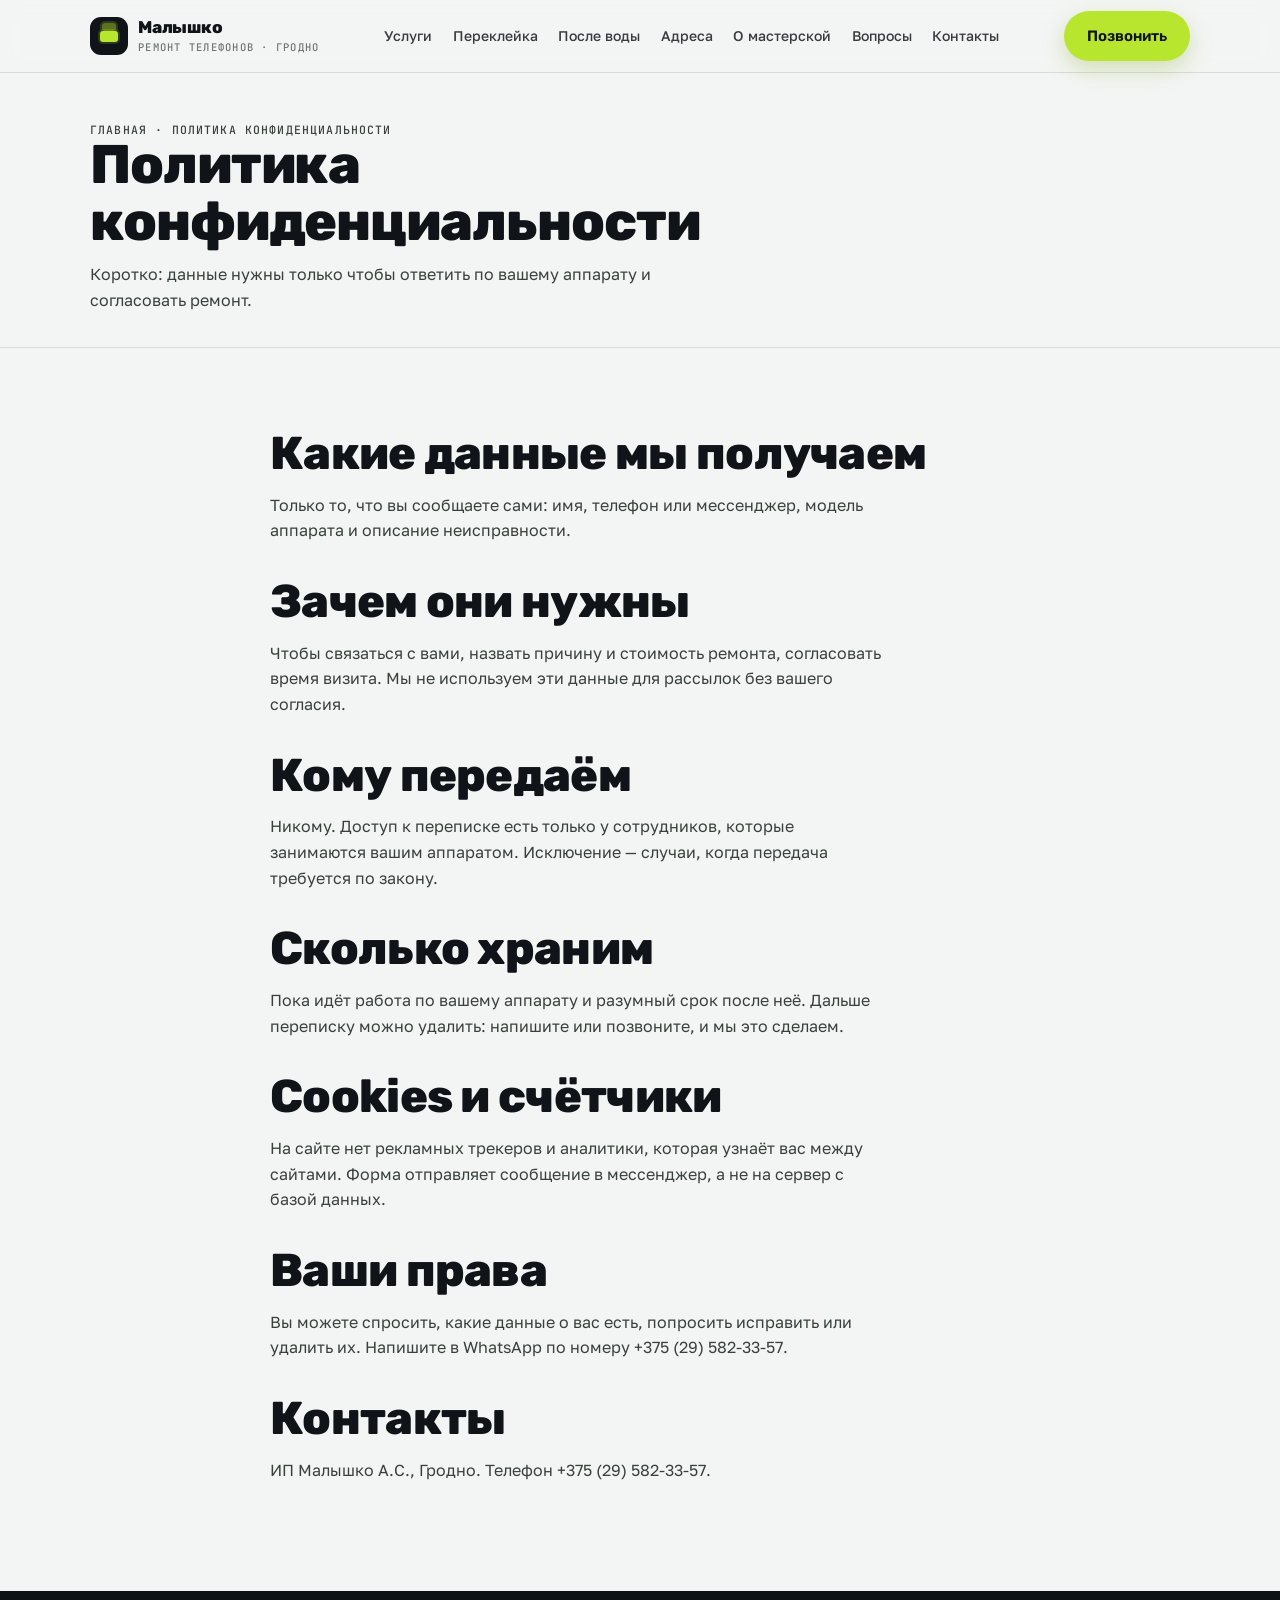
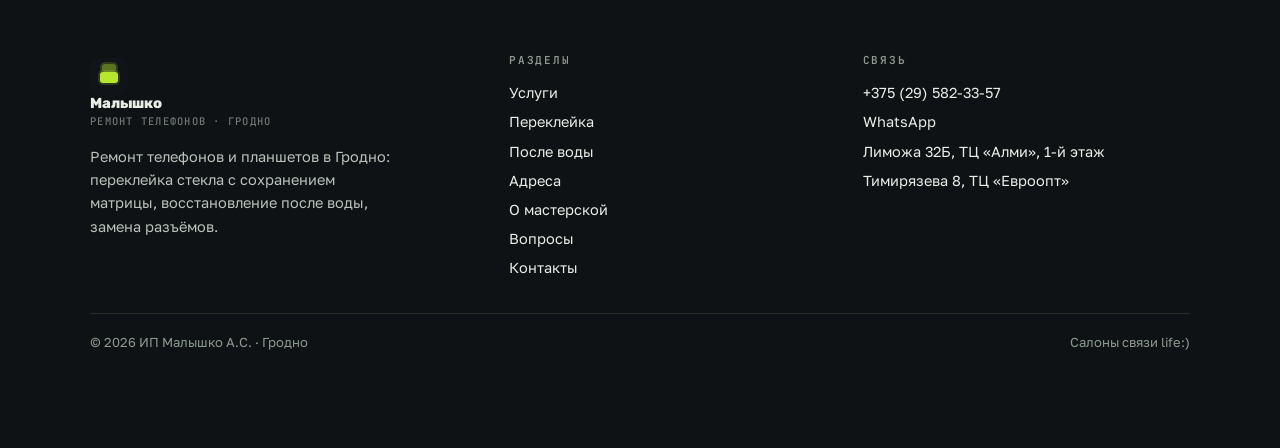
<file: politika.html>
<!DOCTYPE html><html lang="ru"><head>
<meta charset="utf-8"><meta name="viewport" content="width=device-width,initial-scale=1">
<title>Политика конфиденциальности — ИП Малышко</title><meta name="description" content="Как обрабатываются данные, которые вы оставляете на сайте: имя, телефон, описание аппарата.">
<meta property="og:title" content="Политика конфиденциальности — ИП Малышко"><meta property="og:description" content="Как обрабатываются данные, которые вы оставляете на сайте: имя, телефон, описание аппарата.">
<meta property="og:type" content="website"><meta name="theme-color" content="#101317">
<link rel="icon" href="data:image/svg+xml,%3Csvg xmlns='http://www.w3.org/2000/svg' viewBox='0 0 32 32'%3E%3Crect width='32' height='32' rx='8' fill='%23101317'/%3E%3Crect x='9' y='15' width='14' height='8' rx='2' fill='%23B8E62E'/%3E%3Crect x='12' y='9' width='8' height='4' rx='1.5' fill='%2391B824'/%3E%3C/svg%3E">
<style>
:root{--paper:#F3F5F4;--paper2:#E9EDE9;--ink:#101317;--grey:#6E7772;--line:#D8DCD6;--lime:#B8E62E;--limed:#3F6310;--max:1180px;--pad:clamp(16px,3.4vw,40px)}
*,*::before,*::after{box-sizing:border-box}
html{scroll-behavior:smooth;-webkit-text-size-adjust:100%}
body{margin:0;background:var(--paper);color:var(--ink);font:400 16px/1.6 'Golos Text',-apple-system,system-ui,sans-serif;-webkit-font-smoothing:antialiased}
body.is-locked{overflow:hidden}
img{max-width:100%;display:block}
a{color:inherit;text-decoration:none}
[hidden]{display:none!important}
.wrap{width:100%;max-width:var(--max);margin:0 auto;padding:0 var(--pad)}
.top{position:sticky;top:0;z-index:60;background:rgba(243,245,244,.92);backdrop-filter:blur(10px);border-bottom:1px solid var(--line)}
.top__in{display:flex;align-items:center;justify-content:space-between;gap:14px;min-height:72px;min-width:0}
.nav{display:flex;gap:clamp(10px,1.6vw,22px);align-items:center;font:500 14px/1 'Golos Text'}
.nav a{opacity:.82}.nav a:hover{opacity:1}
.burger{display:none;width:46px;height:46px;border:1px solid var(--line);background:#fff;border-radius:12px;align-items:center;justify-content:center;cursor:pointer;padding:0}
.burger span{display:block;width:18px;height:2px;background:var(--ink);position:relative}
.burger span::before,.burger span::after{content:"";position:absolute;left:0;width:18px;height:2px;background:var(--ink)}
.burger span::before{top:-6px}.burger span::after{top:6px}
.drawer{position:fixed;inset:0;z-index:120;background:rgba(16,19,23,.55);display:flex;justify-content:flex-end;padding:0}
.drawer__inner{width:min(360px,88vw);background:var(--paper);height:100%;overflow-y:auto;padding:22px;display:flex;flex-direction:column;gap:6px}
.drawer__inner a{padding:13px 0;border-bottom:1px solid var(--line);font:600 17px/1.2 'Rubik';display:block}
.drawer__close{margin-left:auto;width:44px;height:44px;border:1px solid var(--line);background:#fff;border-radius:12px;font-size:20px;cursor:pointer}
.btn{display:inline-flex;align-items:center;justify-content:center;gap:9px;min-height:50px;padding:0 22px;border-radius:999px;font:600 15px/1 'Rubik';border:1px solid transparent;cursor:pointer;transition:transform .15s,box-shadow .15s}
.btn:active{transform:translateY(1px)}
.btn--lime{background:var(--lime);color:#101317;box-shadow:0 8px 22px rgba(120,160,20,.28)}
.btn--ink{background:var(--ink);color:#F3F5F4}
.btn--ghost{border-color:var(--ink);color:var(--ink);background:transparent}
.hero{padding:clamp(22px,3vw,40px) 0 clamp(30px,4vw,54px)}
.hero__ph{position:relative;border-radius:26px;overflow:hidden;min-height:clamp(420px,64vh,640px);display:flex;align-items:flex-end}
.hero__ph img{position:absolute;inset:0;width:100%;height:100%;object-fit:cover}
.hero__ph::after{content:"";position:absolute;inset:0;background:linear-gradient(180deg,rgba(9,12,14,.15) 0%,rgba(9,12,14,.55) 55%,rgba(9,12,14,.88) 100%)}
.hero__in{position:relative;z-index:2;color:#fff;padding:clamp(20px,3.4vw,44px);width:100%;min-width:0}
.hero h1{font:800 clamp(1.9rem,5.4vw,4.2rem)/1.02 'Rubik';letter-spacing:-.015em;margin:0 0 14px;overflow-wrap:break-word;hyphens:auto}
.hero p{max-width:52ch;opacity:.94;margin:0 0 22px}
.hero__cta{display:flex;flex-wrap:wrap;gap:10px}
.eyebrow{font:500 11px/1 'JetBrains Mono',monospace;letter-spacing:.16em;text-transform:uppercase;color:var(--grey)}
.section{padding:clamp(48px,6.4vw,92px) 0}
.ann{display:none}
@media (max-width:1080px){.nav{display:none}.burger{display:flex}}
@media (max-width:640px){.top .btn{display:none}.top__in{min-height:62px}}
</style>
<link rel="preconnect" href="https://fonts.googleapis.com"><link rel="preconnect" href="https://fonts.gstatic.com" crossorigin>
<link href="https://fonts.googleapis.com/css2?family=Rubik:wght@500;600;700;800&family=Golos+Text:wght@400;500;600&family=JetBrains+Mono:wght@400;500;600&display=swap" rel="stylesheet">
<link rel="stylesheet" href="assets/css/style.v1.css">
</head><body data-page="politika">
<header class="top"><div class="wrap"><div class="top__in">
<a class="logo" href="index.html" aria-label="Малышко, ремонт телефонов"><span class="logo__m"><i></i><i></i></span><span>Малышко<small>ремонт телефонов · Гродно</small></span></a>
<nav class="nav"><a href="uslugi.html">Услуги</a><a href="perekleyka.html">Переклейка</a><a href="voda.html">После воды</a><a href="adresa.html">Адреса</a><a href="o-masterskoy.html">О мастерской</a><a href="faq.html">Вопросы</a><a href="kontakty.html">Контакты</a></nav>
<a class="btn btn--lime" href="tel:+375295823357">Позвонить</a>
<button class="burger" id="burger" aria-label="Меню" aria-expanded="false"><span></span></button>
</div></div></header>
<div class="drawer" id="drawer" hidden><div class="drawer__inner" role="dialog" aria-modal="true" aria-label="Меню">
<button class="drawer__close" id="drawerClose" aria-label="Закрыть">×</button>
<a href="uslugi.html">Услуги</a><a href="perekleyka.html">Переклейка</a><a href="voda.html">После воды</a><a href="adresa.html">Адреса</a><a href="o-masterskoy.html">О мастерской</a><a href="faq.html">Вопросы</a><a href="kontakty.html">Контакты</a>
<a href="kontakty.html">Контакты</a>
<a class="btn btn--lime" style="margin-top:16px" href="tel:+375295823357">Позвонить +375 (29) 582-33-57</a>
</div></div>
<main>
<section class="phero"><div class="wrap">
<p class="crumbs"><a href="index.html">Главная</a> · Политика конфиденциальности</p>
<h1>Политика<br>конфиденциальности</h1><p>Коротко: данные нужны только чтобы ответить по вашему аппарату и согласовать ремонт.</p></div></section>
<section class="section"><div class="wrap" style="max-width:820px">
<h2>Какие данные мы получаем</h2>
<p class="lede">Только то, что вы сообщаете сами: имя, телефон или мессенджер, модель аппарата и описание неисправности.</p>
<h2 style="margin-top:34px">Зачем они нужны</h2>
<p class="lede">Чтобы связаться с вами, назвать причину и стоимость ремонта, согласовать время визита. Мы не используем эти данные для рассылок без вашего согласия.</p>
<h2 style="margin-top:34px">Кому передаём</h2>
<p class="lede">Никому. Доступ к переписке есть только у сотрудников, которые занимаются вашим аппаратом. Исключение — случаи, когда передача требуется по закону.</p>
<h2 style="margin-top:34px">Сколько храним</h2>
<p class="lede">Пока идёт работа по вашему аппарату и разумный срок после неё. Дальше переписку можно удалить: напишите или позвоните, и мы это сделаем.</p>
<h2 style="margin-top:34px">Cookies и счётчики</h2>
<p class="lede">На сайте нет рекламных трекеров и аналитики, которая узнаёт вас между сайтами. Форма отправляет сообщение в мессенджер, а не на сервер с базой данных.</p>
<h2 style="margin-top:34px">Ваши права</h2>
<p class="lede">Вы можете спросить, какие данные о вас есть, попросить исправить или удалить их. Напишите в WhatsApp по номеру +375 (29) 582-33-57.</p>
<h2 style="margin-top:34px">Контакты</h2>
<p class="lede">ИП Малышко А.С., Гродно. Телефон +375 (29) 582-33-57.</p>
</div></section>
</main>
<footer class="foot"><div class="wrap">
<div class="foot__grid">
  <div><a class="logo" href="index.html" aria-label="Малышко, ремонт телефонов"><span class="logo__m"><i></i><i></i></span><span>Малышко<small>ремонт телефонов · Гродно</small></span></a><p style="margin-top:14px;max-width:34ch;font-size:14.5px">Ремонт телефонов и планшетов в Гродно: переклейка стекла с сохранением матрицы, восстановление после воды, замена разъёмов.</p></div>
  <div><h4>Разделы</h4><a href="uslugi.html">Услуги</a><a href="perekleyka.html">Переклейка</a><a href="voda.html">После воды</a><a href="adresa.html">Адреса</a><a href="o-masterskoy.html">О мастерской</a><a href="faq.html">Вопросы</a><a href="kontakty.html">Контакты</a></div>
  <div><h4>Связь</h4>
    <a href="tel:+375295823357">+375 (29) 582-33-57</a>
    <a href="https://wa.me/375295823357">WhatsApp</a>
    <a href="kontakty.html">Лиможа 32Б, ТЦ «Алми», 1-й этаж</a>
    <a href="kontakty.html">Тимирязева 8, ТЦ «Евроопт»</a>
  </div>
</div>
<div class="foot__b"><span>© 2026 ИП Малышко А.С. · Гродно</span><span>Салоны связи life:)</span></div>
</div></footer>
<div class="fbar">
  <a class="btn btn--lime" href="tel:+375295823357">Позвонить</a>
  <a class="btn btn--ink" href="https://wa.me/375295823357">WhatsApp</a>
</div>
<script src="assets/js/main.v1.js" defer></script>
</body></html>
</file>
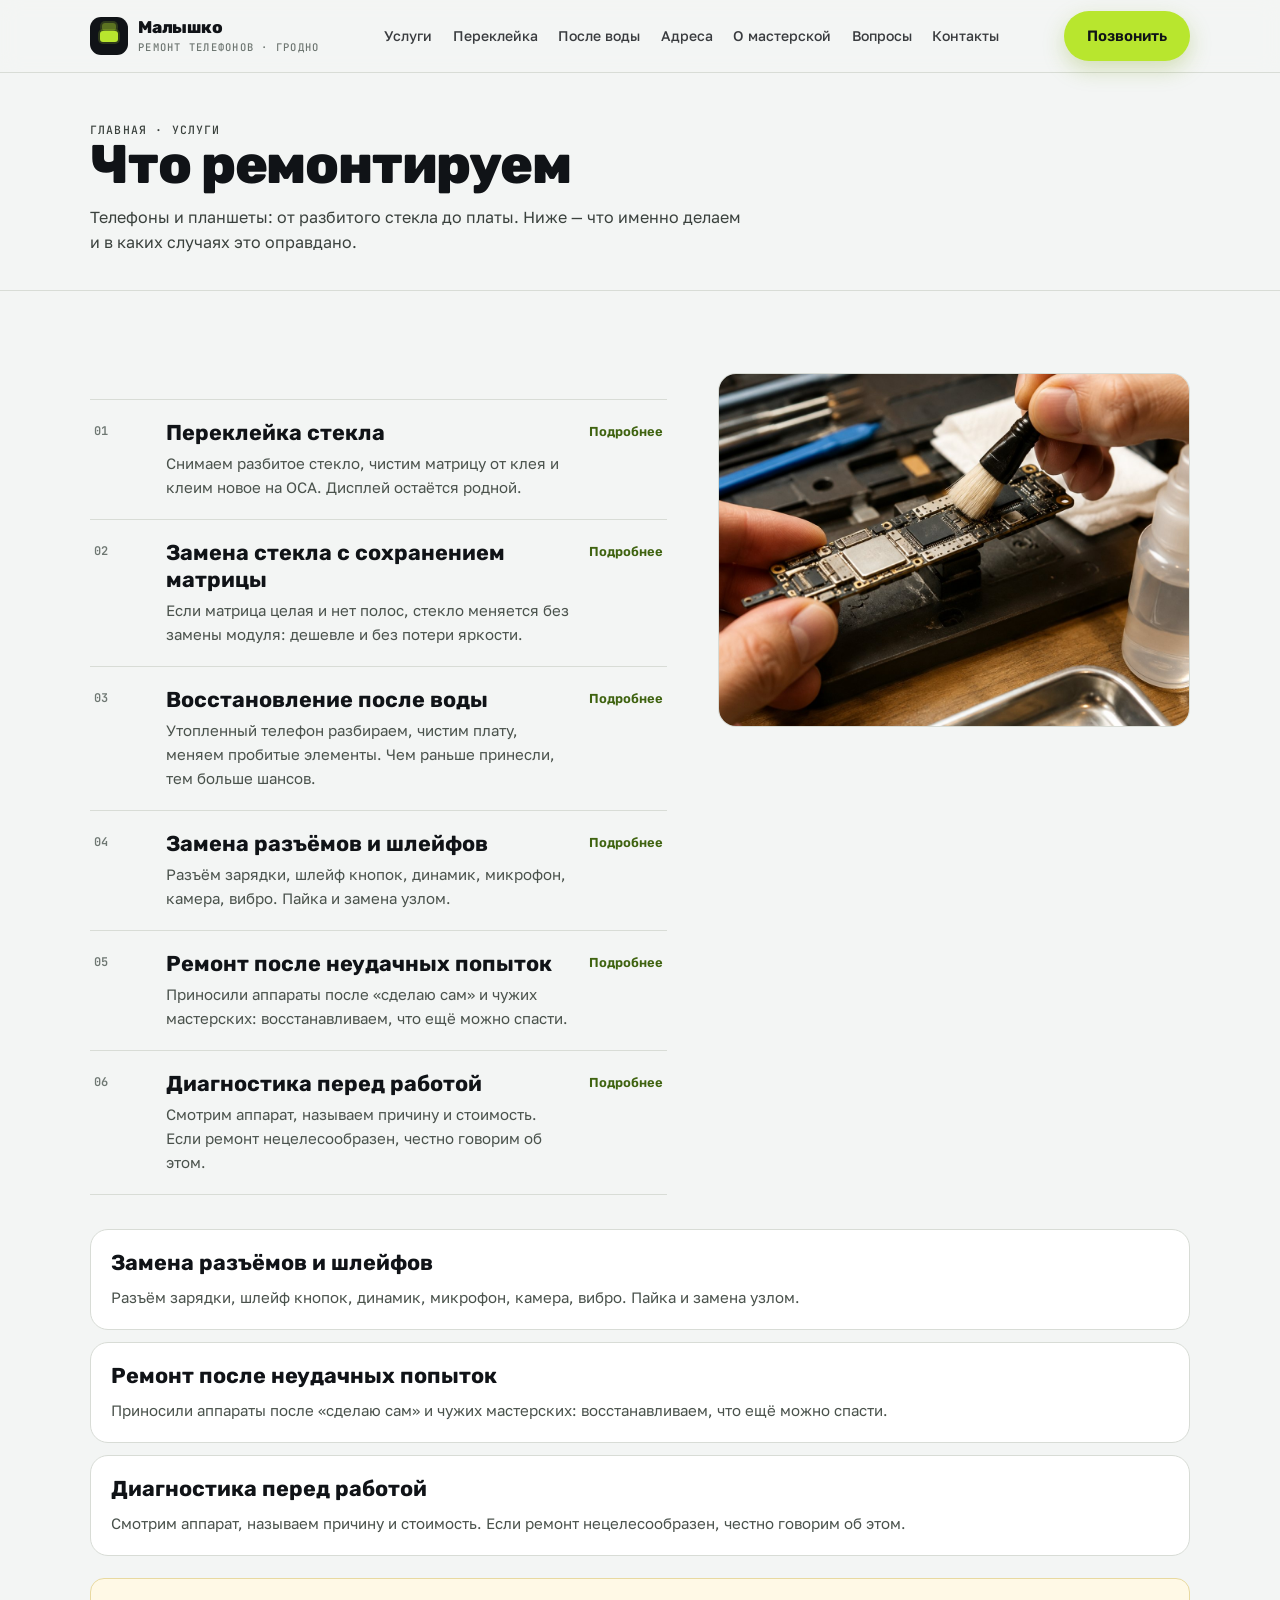
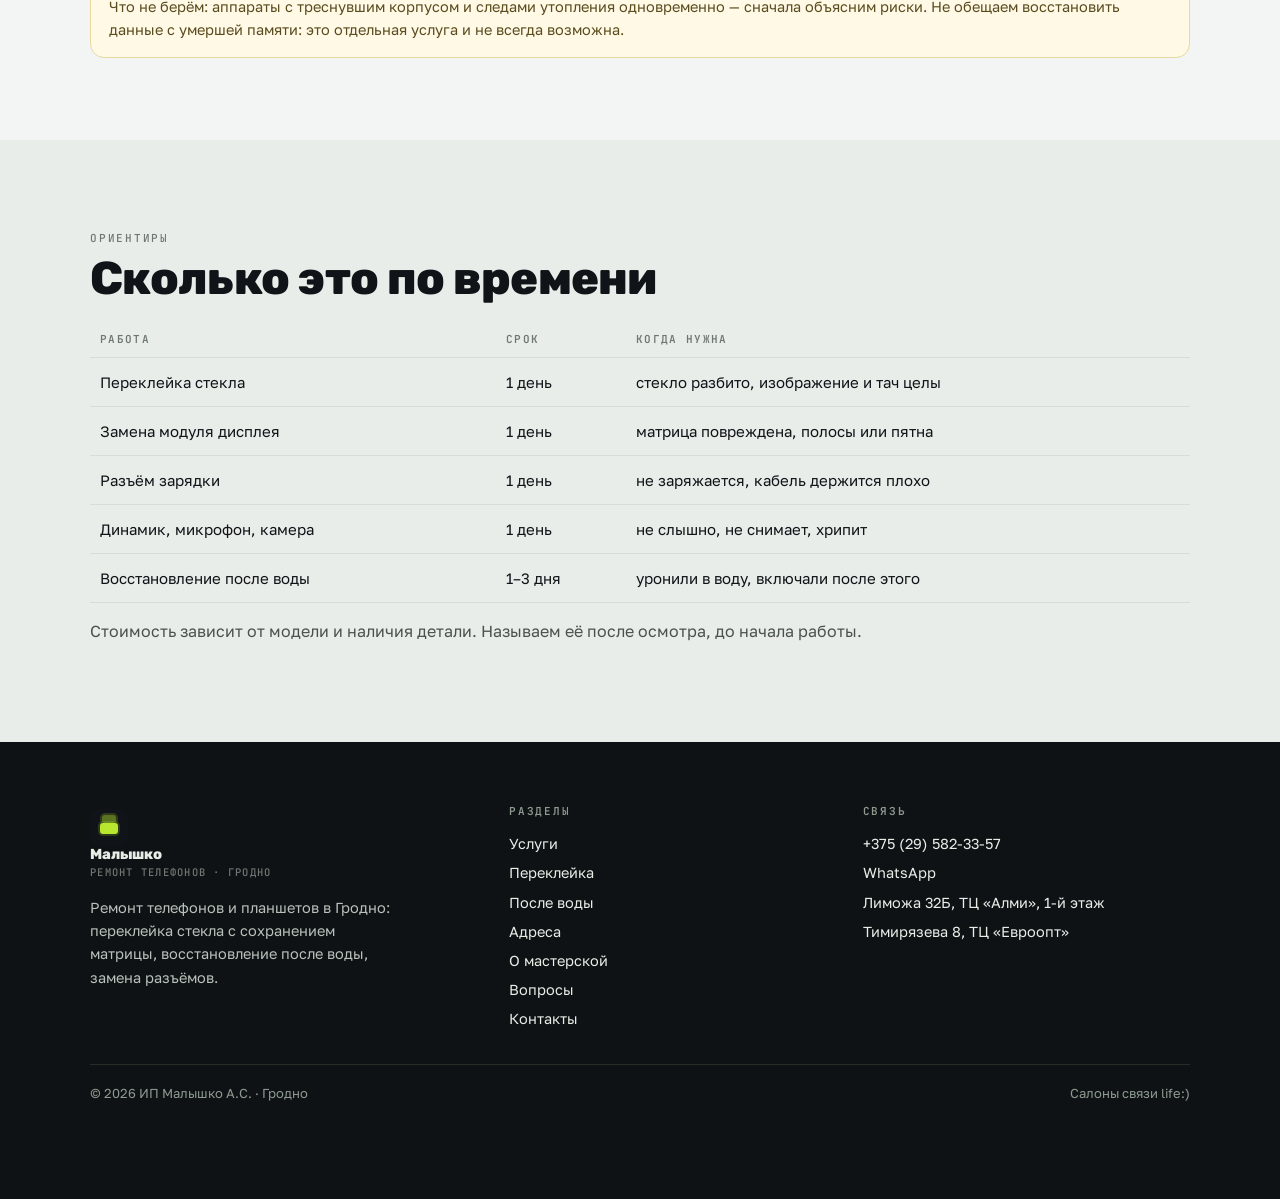
<file: uslugi.html>
<!DOCTYPE html><html lang="ru"><head>
<meta charset="utf-8"><meta name="viewport" content="width=device-width,initial-scale=1">
<title>Услуги — ремонт телефонов и планшетов в Гродно</title><meta name="description" content="Замена стекла с сохранением матрицы, разъёмы, шлейфы, динамики, камеры, батареи. Ремонт телефонов и планшетов в Гродно.">
<meta property="og:title" content="Услуги — ремонт телефонов и планшетов в Гродно"><meta property="og:description" content="Замена стекла с сохранением матрицы, разъёмы, шлейфы, динамики, камеры, батареи. Ремонт телефонов и планшетов в Гродно.">
<meta property="og:type" content="website"><meta name="theme-color" content="#101317">
<link rel="icon" href="data:image/svg+xml,%3Csvg xmlns='http://www.w3.org/2000/svg' viewBox='0 0 32 32'%3E%3Crect width='32' height='32' rx='8' fill='%23101317'/%3E%3Crect x='9' y='15' width='14' height='8' rx='2' fill='%23B8E62E'/%3E%3Crect x='12' y='9' width='8' height='4' rx='1.5' fill='%2391B824'/%3E%3C/svg%3E">
<style>
:root{--paper:#F3F5F4;--paper2:#E9EDE9;--ink:#101317;--grey:#6E7772;--line:#D8DCD6;--lime:#B8E62E;--limed:#3F6310;--max:1180px;--pad:clamp(16px,3.4vw,40px)}
*,*::before,*::after{box-sizing:border-box}
html{scroll-behavior:smooth;-webkit-text-size-adjust:100%}
body{margin:0;background:var(--paper);color:var(--ink);font:400 16px/1.6 'Golos Text',-apple-system,system-ui,sans-serif;-webkit-font-smoothing:antialiased}
body.is-locked{overflow:hidden}
img{max-width:100%;display:block}
a{color:inherit;text-decoration:none}
[hidden]{display:none!important}
.wrap{width:100%;max-width:var(--max);margin:0 auto;padding:0 var(--pad)}
.top{position:sticky;top:0;z-index:60;background:rgba(243,245,244,.92);backdrop-filter:blur(10px);border-bottom:1px solid var(--line)}
.top__in{display:flex;align-items:center;justify-content:space-between;gap:14px;min-height:72px;min-width:0}
.nav{display:flex;gap:clamp(10px,1.6vw,22px);align-items:center;font:500 14px/1 'Golos Text'}
.nav a{opacity:.82}.nav a:hover{opacity:1}
.burger{display:none;width:46px;height:46px;border:1px solid var(--line);background:#fff;border-radius:12px;align-items:center;justify-content:center;cursor:pointer;padding:0}
.burger span{display:block;width:18px;height:2px;background:var(--ink);position:relative}
.burger span::before,.burger span::after{content:"";position:absolute;left:0;width:18px;height:2px;background:var(--ink)}
.burger span::before{top:-6px}.burger span::after{top:6px}
.drawer{position:fixed;inset:0;z-index:120;background:rgba(16,19,23,.55);display:flex;justify-content:flex-end;padding:0}
.drawer__inner{width:min(360px,88vw);background:var(--paper);height:100%;overflow-y:auto;padding:22px;display:flex;flex-direction:column;gap:6px}
.drawer__inner a{padding:13px 0;border-bottom:1px solid var(--line);font:600 17px/1.2 'Rubik';display:block}
.drawer__close{margin-left:auto;width:44px;height:44px;border:1px solid var(--line);background:#fff;border-radius:12px;font-size:20px;cursor:pointer}
.btn{display:inline-flex;align-items:center;justify-content:center;gap:9px;min-height:50px;padding:0 22px;border-radius:999px;font:600 15px/1 'Rubik';border:1px solid transparent;cursor:pointer;transition:transform .15s,box-shadow .15s}
.btn:active{transform:translateY(1px)}
.btn--lime{background:var(--lime);color:#101317;box-shadow:0 8px 22px rgba(120,160,20,.28)}
.btn--ink{background:var(--ink);color:#F3F5F4}
.btn--ghost{border-color:var(--ink);color:var(--ink);background:transparent}
.hero{padding:clamp(22px,3vw,40px) 0 clamp(30px,4vw,54px)}
.hero__ph{position:relative;border-radius:26px;overflow:hidden;min-height:clamp(420px,64vh,640px);display:flex;align-items:flex-end}
.hero__ph img{position:absolute;inset:0;width:100%;height:100%;object-fit:cover}
.hero__ph::after{content:"";position:absolute;inset:0;background:linear-gradient(180deg,rgba(9,12,14,.15) 0%,rgba(9,12,14,.55) 55%,rgba(9,12,14,.88) 100%)}
.hero__in{position:relative;z-index:2;color:#fff;padding:clamp(20px,3.4vw,44px);width:100%;min-width:0}
.hero h1{font:800 clamp(1.9rem,5.4vw,4.2rem)/1.02 'Rubik';letter-spacing:-.015em;margin:0 0 14px;overflow-wrap:break-word;hyphens:auto}
.hero p{max-width:52ch;opacity:.94;margin:0 0 22px}
.hero__cta{display:flex;flex-wrap:wrap;gap:10px}
.eyebrow{font:500 11px/1 'JetBrains Mono',monospace;letter-spacing:.16em;text-transform:uppercase;color:var(--grey)}
.section{padding:clamp(48px,6.4vw,92px) 0}
.ann{display:none}
@media (max-width:1080px){.nav{display:none}.burger{display:flex}}
@media (max-width:640px){.top .btn{display:none}.top__in{min-height:62px}}
</style>
<link rel="preconnect" href="https://fonts.googleapis.com"><link rel="preconnect" href="https://fonts.gstatic.com" crossorigin>
<link href="https://fonts.googleapis.com/css2?family=Rubik:wght@500;600;700;800&family=Golos+Text:wght@400;500;600&family=JetBrains+Mono:wght@400;500;600&display=swap" rel="stylesheet">
<link rel="stylesheet" href="assets/css/style.v1.css">
</head><body data-page="uslugi">
<header class="top"><div class="wrap"><div class="top__in">
<a class="logo" href="index.html" aria-label="Малышко, ремонт телефонов"><span class="logo__m"><i></i><i></i></span><span>Малышко<small>ремонт телефонов · Гродно</small></span></a>
<nav class="nav"><a href="uslugi.html">Услуги</a><a href="perekleyka.html">Переклейка</a><a href="voda.html">После воды</a><a href="adresa.html">Адреса</a><a href="o-masterskoy.html">О мастерской</a><a href="faq.html">Вопросы</a><a href="kontakty.html">Контакты</a></nav>
<a class="btn btn--lime" href="tel:+375295823357">Позвонить</a>
<button class="burger" id="burger" aria-label="Меню" aria-expanded="false"><span></span></button>
</div></div></header>
<div class="drawer" id="drawer" hidden><div class="drawer__inner" role="dialog" aria-modal="true" aria-label="Меню">
<button class="drawer__close" id="drawerClose" aria-label="Закрыть">×</button>
<a href="uslugi.html">Услуги</a><a href="perekleyka.html">Переклейка</a><a href="voda.html">После воды</a><a href="adresa.html">Адреса</a><a href="o-masterskoy.html">О мастерской</a><a href="faq.html">Вопросы</a><a href="kontakty.html">Контакты</a>
<a href="kontakty.html">Контакты</a>
<a class="btn btn--lime" style="margin-top:16px" href="tel:+375295823357">Позвонить +375 (29) 582-33-57</a>
</div></div>
<main>
<section class="phero"><div class="wrap">
<p class="crumbs"><a href="index.html">Главная</a> · Услуги</p>
<h1>Что ремонтируем</h1><p>Телефоны и планшеты: от разбитого стекла до платы. Ниже — что именно делаем и в каких случаях это оправдано.</p></div></section>
<section class="section"><div class="wrap"><div class="grid2">
  <div><div class="jobs"><a class="job" href="perekleyka.html"><span class="job__no">01</span><div><h3>Переклейка стекла</h3><p>Снимаем разбитое стекло, чистим матрицу от клея и клеим новое на OCA. Дисплей остаётся родной.</p></div><span class="job__go">Подробнее</span></a><a class="job" href="perekleyka.html"><span class="job__no">02</span><div><h3>Замена стекла с сохранением матрицы</h3><p>Если матрица целая и нет полос, стекло меняется без замены модуля: дешевле и без потери яркости.</p></div><span class="job__go">Подробнее</span></a><a class="job" href="voda.html"><span class="job__no">03</span><div><h3>Восстановление после воды</h3><p>Утопленный телефон разбираем, чистим плату, меняем пробитые элементы. Чем раньше принесли, тем больше шансов.</p></div><span class="job__go">Подробнее</span></a><a class="job" href="uslugi.html"><span class="job__no">04</span><div><h3>Замена разъёмов и шлейфов</h3><p>Разъём зарядки, шлейф кнопок, динамик, микрофон, камера, вибро. Пайка и замена узлом.</p></div><span class="job__go">Подробнее</span></a><a class="job" href="uslugi.html"><span class="job__no">05</span><div><h3>Ремонт после неудачных попыток</h3><p>Приносили аппараты после «сделаю сам» и чужих мастерских: восстанавливаем, что ещё можно спасти.</p></div><span class="job__go">Подробнее</span></a><a class="job" href="kontakty.html"><span class="job__no">06</span><div><h3>Диагностика перед работой</h3><p>Смотрим аппарат, называем причину и стоимость. Если ремонт нецелесообразен, честно говорим об этом.</p></div><span class="job__go">Подробнее</span></a></div></div>
  <div class="photo"><img src="assets/img/board.jpg" alt="Чистка платы телефона" loading="lazy" width="1200" height="900"></div>
</div>
<div style="margin-top:34px"><div class="card" style="margin-bottom:12px"><h3>Замена разъёмов и шлейфов</h3><p>Разъём зарядки, шлейф кнопок, динамик, микрофон, камера, вибро. Пайка и замена узлом.</p></div><div class="card" style="margin-bottom:12px"><h3>Ремонт после неудачных попыток</h3><p>Приносили аппараты после «сделаю сам» и чужих мастерских: восстанавливаем, что ещё можно спасти.</p></div><div class="card" style="margin-bottom:12px"><h3>Диагностика перед работой</h3><p>Смотрим аппарат, называем причину и стоимость. Если ремонт нецелесообразен, честно говорим об этом.</p></div></div>
<div class="note" style="margin-top:22px">Что не берём: аппараты с треснувшим корпусом и следами утопления одновременно — сначала объясним риски. Не обещаем восстановить данные с умершей памяти: это отдельная услуга и не всегда возможна.</div>
</div></section>
<section class="section section--dim"><div class="wrap">
<p class="eyebrow">Ориентиры</p><h2>Сколько это по времени</h2>
<table class="tb"><thead><tr><th>Работа</th><th>Срок</th><th>Когда нужна</th></tr></thead><tbody>
<tr><td>Переклейка стекла</td><td>1 день</td><td>стекло разбито, изображение и тач целы</td></tr>
<tr><td>Замена модуля дисплея</td><td>1 день</td><td>матрица повреждена, полосы или пятна</td></tr>
<tr><td>Разъём зарядки</td><td>1 день</td><td>не заряжается, кабель держится плохо</td></tr>
<tr><td>Динамик, микрофон, камера</td><td>1 день</td><td>не слышно, не снимает, хрипит</td></tr>
<tr><td>Восстановление после воды</td><td>1–3 дня</td><td>уронили в воду, включали после этого</td></tr>
</tbody></table>
<p style="margin-top:16px;color:#4A524C">Стоимость зависит от модели и наличия детали. Называем её после осмотра, до начала работы.</p>
</div></section>
</main>
<footer class="foot"><div class="wrap">
<div class="foot__grid">
  <div><a class="logo" href="index.html" aria-label="Малышко, ремонт телефонов"><span class="logo__m"><i></i><i></i></span><span>Малышко<small>ремонт телефонов · Гродно</small></span></a><p style="margin-top:14px;max-width:34ch;font-size:14.5px">Ремонт телефонов и планшетов в Гродно: переклейка стекла с сохранением матрицы, восстановление после воды, замена разъёмов.</p></div>
  <div><h4>Разделы</h4><a href="uslugi.html">Услуги</a><a href="perekleyka.html">Переклейка</a><a href="voda.html">После воды</a><a href="adresa.html">Адреса</a><a href="o-masterskoy.html">О мастерской</a><a href="faq.html">Вопросы</a><a href="kontakty.html">Контакты</a></div>
  <div><h4>Связь</h4>
    <a href="tel:+375295823357">+375 (29) 582-33-57</a>
    <a href="https://wa.me/375295823357">WhatsApp</a>
    <a href="kontakty.html">Лиможа 32Б, ТЦ «Алми», 1-й этаж</a>
    <a href="kontakty.html">Тимирязева 8, ТЦ «Евроопт»</a>
  </div>
</div>
<div class="foot__b"><span>© 2026 ИП Малышко А.С. · Гродно</span><span>Салоны связи life:)</span></div>
</div></footer>
<div class="fbar">
  <a class="btn btn--lime" href="tel:+375295823357">Позвонить</a>
  <a class="btn btn--ink" href="https://wa.me/375295823357">WhatsApp</a>
</div>
<script src="assets/js/main.v1.js" defer></script>
</body></html>
</file>
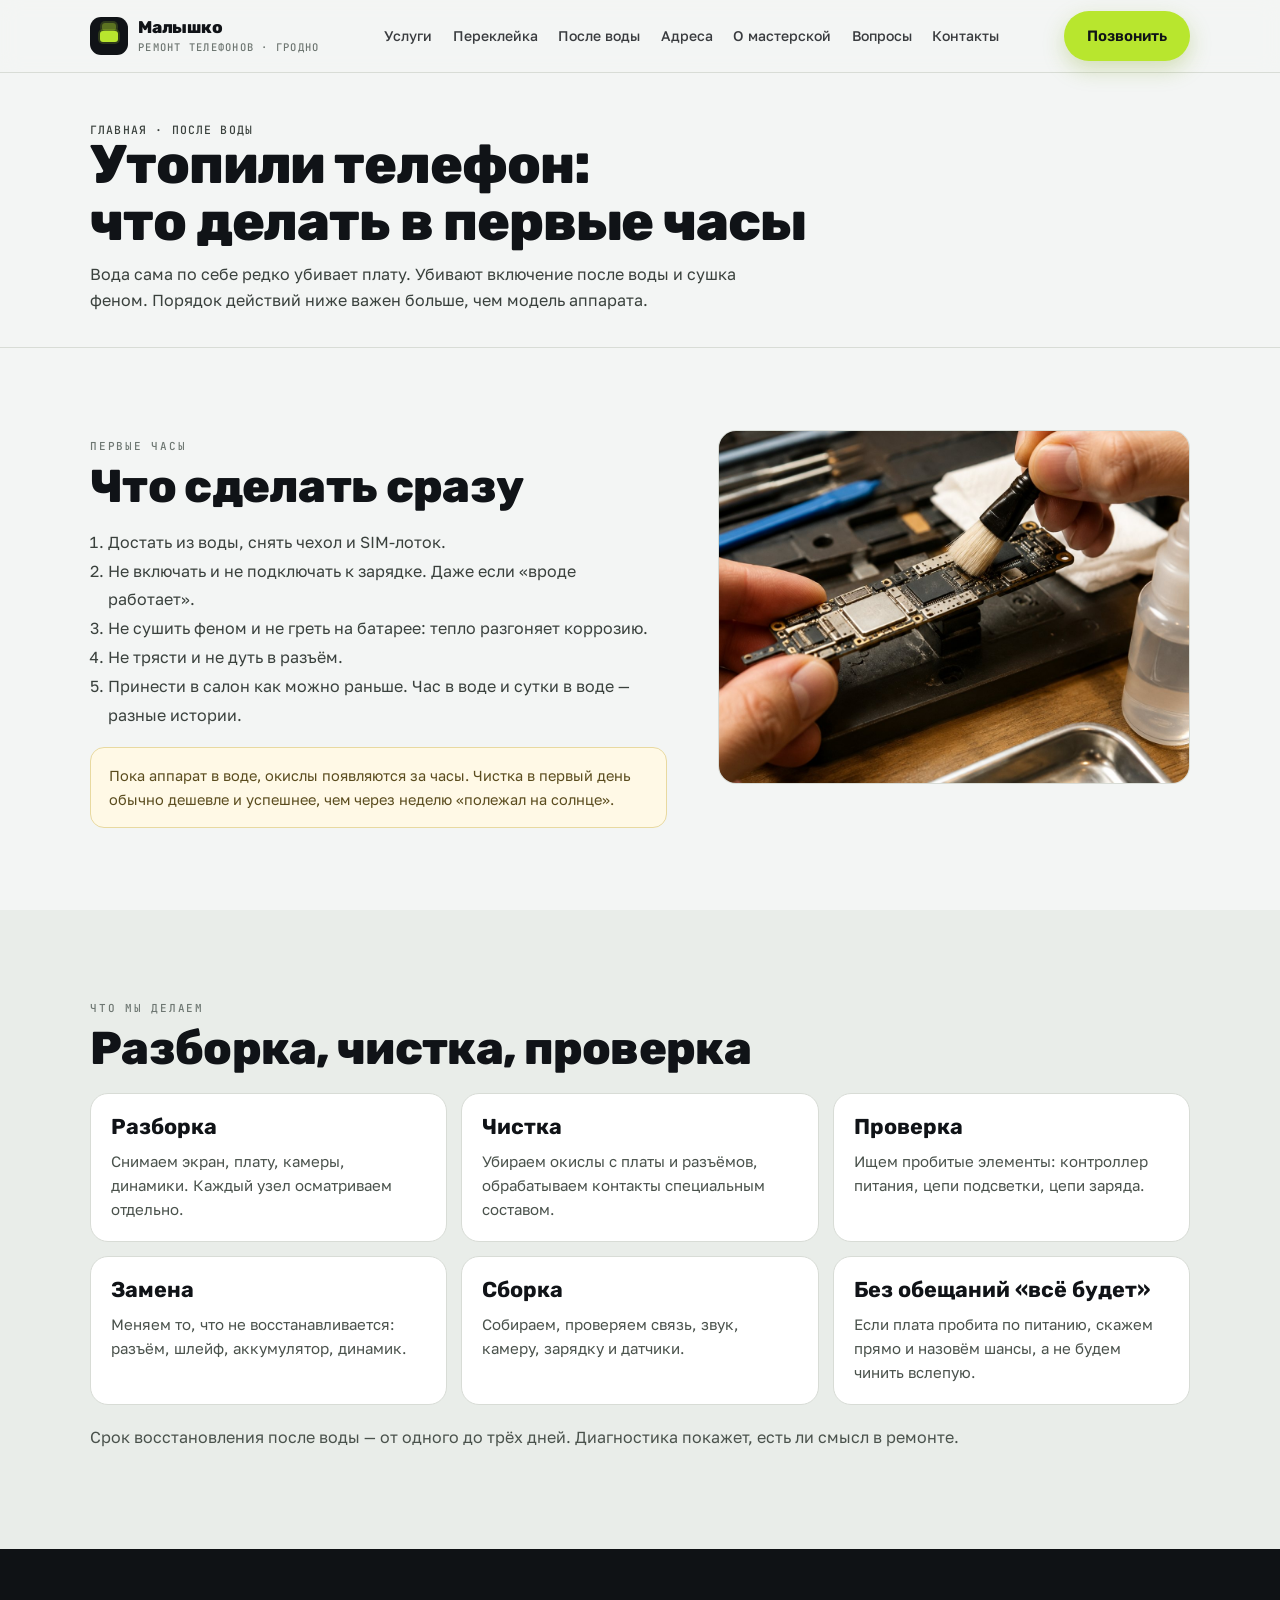
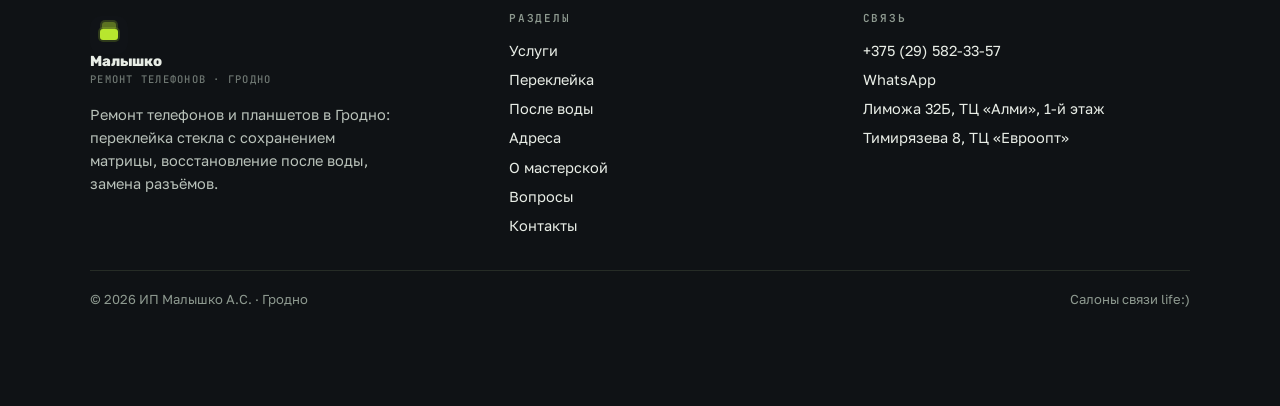
<file: voda.html>
<!DOCTYPE html><html lang="ru"><head>
<meta charset="utf-8"><meta name="viewport" content="width=device-width,initial-scale=1">
<title>Восстановление телефона после воды в Гродно</title><meta name="description" content="Утопили телефон: разборка, чистка платы, замена пробитых элементов. Что делать в первые часы и почему нельзя сушить феном.">
<meta property="og:title" content="Восстановление телефона после воды в Гродно"><meta property="og:description" content="Утопили телефон: разборка, чистка платы, замена пробитых элементов. Что делать в первые часы и почему нельзя сушить феном.">
<meta property="og:type" content="website"><meta name="theme-color" content="#101317">
<link rel="icon" href="data:image/svg+xml,%3Csvg xmlns='http://www.w3.org/2000/svg' viewBox='0 0 32 32'%3E%3Crect width='32' height='32' rx='8' fill='%23101317'/%3E%3Crect x='9' y='15' width='14' height='8' rx='2' fill='%23B8E62E'/%3E%3Crect x='12' y='9' width='8' height='4' rx='1.5' fill='%2391B824'/%3E%3C/svg%3E">
<style>
:root{--paper:#F3F5F4;--paper2:#E9EDE9;--ink:#101317;--grey:#6E7772;--line:#D8DCD6;--lime:#B8E62E;--limed:#3F6310;--max:1180px;--pad:clamp(16px,3.4vw,40px)}
*,*::before,*::after{box-sizing:border-box}
html{scroll-behavior:smooth;-webkit-text-size-adjust:100%}
body{margin:0;background:var(--paper);color:var(--ink);font:400 16px/1.6 'Golos Text',-apple-system,system-ui,sans-serif;-webkit-font-smoothing:antialiased}
body.is-locked{overflow:hidden}
img{max-width:100%;display:block}
a{color:inherit;text-decoration:none}
[hidden]{display:none!important}
.wrap{width:100%;max-width:var(--max);margin:0 auto;padding:0 var(--pad)}
.top{position:sticky;top:0;z-index:60;background:rgba(243,245,244,.92);backdrop-filter:blur(10px);border-bottom:1px solid var(--line)}
.top__in{display:flex;align-items:center;justify-content:space-between;gap:14px;min-height:72px;min-width:0}
.nav{display:flex;gap:clamp(10px,1.6vw,22px);align-items:center;font:500 14px/1 'Golos Text'}
.nav a{opacity:.82}.nav a:hover{opacity:1}
.burger{display:none;width:46px;height:46px;border:1px solid var(--line);background:#fff;border-radius:12px;align-items:center;justify-content:center;cursor:pointer;padding:0}
.burger span{display:block;width:18px;height:2px;background:var(--ink);position:relative}
.burger span::before,.burger span::after{content:"";position:absolute;left:0;width:18px;height:2px;background:var(--ink)}
.burger span::before{top:-6px}.burger span::after{top:6px}
.drawer{position:fixed;inset:0;z-index:120;background:rgba(16,19,23,.55);display:flex;justify-content:flex-end;padding:0}
.drawer__inner{width:min(360px,88vw);background:var(--paper);height:100%;overflow-y:auto;padding:22px;display:flex;flex-direction:column;gap:6px}
.drawer__inner a{padding:13px 0;border-bottom:1px solid var(--line);font:600 17px/1.2 'Rubik';display:block}
.drawer__close{margin-left:auto;width:44px;height:44px;border:1px solid var(--line);background:#fff;border-radius:12px;font-size:20px;cursor:pointer}
.btn{display:inline-flex;align-items:center;justify-content:center;gap:9px;min-height:50px;padding:0 22px;border-radius:999px;font:600 15px/1 'Rubik';border:1px solid transparent;cursor:pointer;transition:transform .15s,box-shadow .15s}
.btn:active{transform:translateY(1px)}
.btn--lime{background:var(--lime);color:#101317;box-shadow:0 8px 22px rgba(120,160,20,.28)}
.btn--ink{background:var(--ink);color:#F3F5F4}
.btn--ghost{border-color:var(--ink);color:var(--ink);background:transparent}
.hero{padding:clamp(22px,3vw,40px) 0 clamp(30px,4vw,54px)}
.hero__ph{position:relative;border-radius:26px;overflow:hidden;min-height:clamp(420px,64vh,640px);display:flex;align-items:flex-end}
.hero__ph img{position:absolute;inset:0;width:100%;height:100%;object-fit:cover}
.hero__ph::after{content:"";position:absolute;inset:0;background:linear-gradient(180deg,rgba(9,12,14,.15) 0%,rgba(9,12,14,.55) 55%,rgba(9,12,14,.88) 100%)}
.hero__in{position:relative;z-index:2;color:#fff;padding:clamp(20px,3.4vw,44px);width:100%;min-width:0}
.hero h1{font:800 clamp(1.9rem,5.4vw,4.2rem)/1.02 'Rubik';letter-spacing:-.015em;margin:0 0 14px;overflow-wrap:break-word;hyphens:auto}
.hero p{max-width:52ch;opacity:.94;margin:0 0 22px}
.hero__cta{display:flex;flex-wrap:wrap;gap:10px}
.eyebrow{font:500 11px/1 'JetBrains Mono',monospace;letter-spacing:.16em;text-transform:uppercase;color:var(--grey)}
.section{padding:clamp(48px,6.4vw,92px) 0}
.ann{display:none}
@media (max-width:1080px){.nav{display:none}.burger{display:flex}}
@media (max-width:640px){.top .btn{display:none}.top__in{min-height:62px}}
</style>
<link rel="preconnect" href="https://fonts.googleapis.com"><link rel="preconnect" href="https://fonts.gstatic.com" crossorigin>
<link href="https://fonts.googleapis.com/css2?family=Rubik:wght@500;600;700;800&family=Golos+Text:wght@400;500;600&family=JetBrains+Mono:wght@400;500;600&display=swap" rel="stylesheet">
<link rel="stylesheet" href="assets/css/style.v1.css">
</head><body data-page="voda">
<header class="top"><div class="wrap"><div class="top__in">
<a class="logo" href="index.html" aria-label="Малышко, ремонт телефонов"><span class="logo__m"><i></i><i></i></span><span>Малышко<small>ремонт телефонов · Гродно</small></span></a>
<nav class="nav"><a href="uslugi.html">Услуги</a><a href="perekleyka.html">Переклейка</a><a href="voda.html">После воды</a><a href="adresa.html">Адреса</a><a href="o-masterskoy.html">О мастерской</a><a href="faq.html">Вопросы</a><a href="kontakty.html">Контакты</a></nav>
<a class="btn btn--lime" href="tel:+375295823357">Позвонить</a>
<button class="burger" id="burger" aria-label="Меню" aria-expanded="false"><span></span></button>
</div></div></header>
<div class="drawer" id="drawer" hidden><div class="drawer__inner" role="dialog" aria-modal="true" aria-label="Меню">
<button class="drawer__close" id="drawerClose" aria-label="Закрыть">×</button>
<a href="uslugi.html">Услуги</a><a href="perekleyka.html">Переклейка</a><a href="voda.html">После воды</a><a href="adresa.html">Адреса</a><a href="o-masterskoy.html">О мастерской</a><a href="faq.html">Вопросы</a><a href="kontakty.html">Контакты</a>
<a href="kontakty.html">Контакты</a>
<a class="btn btn--lime" style="margin-top:16px" href="tel:+375295823357">Позвонить +375 (29) 582-33-57</a>
</div></div>
<main>
<section class="phero"><div class="wrap">
<p class="crumbs"><a href="index.html">Главная</a> · После воды</p>
<h1>Утопили телефон:<br>что делать в первые часы</h1><p>Вода сама по себе редко убивает плату. Убивают включение после воды и сушка феном. Порядок действий ниже важен больше, чем модель аппарата.</p></div></section>
<section class="section"><div class="wrap"><div class="grid2">
  <div>
    <p class="eyebrow">Первые часы</p><h2>Что сделать сразу</h2>
    <ol style="padding-left:18px;color:#3A413D;line-height:1.8">
      <li>Достать из воды, снять чехол и SIM-лоток.</li>
      <li>Не включать и не подключать к зарядке. Даже если «вроде работает».</li>
      <li>Не сушить феном и не греть на батарее: тепло разгоняет коррозию.</li>
      <li>Не трясти и не дуть в разъём.</li>
      <li>Принести в салон как можно раньше. Час в воде и сутки в воде — разные истории.</li>
    </ol>
    <div class="note" style="margin-top:18px">Пока аппарат в воде, окислы появляются за часы. Чистка в первый день обычно дешевле и успешнее, чем через неделю «полежал на солнце».</div>
  </div>
  <div><div class="photo"><img src="assets/img/board.jpg" alt="Чистка платы телефона после воды" loading="lazy" width="1200" height="900"></div></div>
</div></div></section>

<section class="section section--dim"><div class="wrap">
<p class="eyebrow">Что мы делаем</p><h2>Разборка, чистка, проверка</h2>
<div class="cards" style="margin-top:20px">
  <div class="card"><h3>Разборка</h3><p>Снимаем экран, плату, камеры, динамики. Каждый узел осматриваем отдельно.</p></div>
  <div class="card"><h3>Чистка</h3><p>Убираем окислы с платы и разъёмов, обрабатываем контакты специальным составом.</p></div>
  <div class="card"><h3>Проверка</h3><p>Ищем пробитые элементы: контроллер питания, цепи подсветки, цепи заряда.</p></div>
  <div class="card"><h3>Замена</h3><p>Меняем то, что не восстанавливается: разъём, шлейф, аккумулятор, динамик.</p></div>
  <div class="card"><h3>Сборка</h3><p>Собираем, проверяем связь, звук, камеру, зарядку и датчики.</p></div>
  <div class="card"><h3>Без обещаний «всё будет»</h3><p>Если плата пробита по питанию, скажем прямо и назовём шансы, а не будем чинить вслепую.</p></div>
</div>
<p style="margin-top:20px;color:#4A524C">Срок восстановления после воды — от одного до трёх дней. Диагностика покажет, есть ли смысл в ремонте.</p>
</div></section>
</main>
<footer class="foot"><div class="wrap">
<div class="foot__grid">
  <div><a class="logo" href="index.html" aria-label="Малышко, ремонт телефонов"><span class="logo__m"><i></i><i></i></span><span>Малышко<small>ремонт телефонов · Гродно</small></span></a><p style="margin-top:14px;max-width:34ch;font-size:14.5px">Ремонт телефонов и планшетов в Гродно: переклейка стекла с сохранением матрицы, восстановление после воды, замена разъёмов.</p></div>
  <div><h4>Разделы</h4><a href="uslugi.html">Услуги</a><a href="perekleyka.html">Переклейка</a><a href="voda.html">После воды</a><a href="adresa.html">Адреса</a><a href="o-masterskoy.html">О мастерской</a><a href="faq.html">Вопросы</a><a href="kontakty.html">Контакты</a></div>
  <div><h4>Связь</h4>
    <a href="tel:+375295823357">+375 (29) 582-33-57</a>
    <a href="https://wa.me/375295823357">WhatsApp</a>
    <a href="kontakty.html">Лиможа 32Б, ТЦ «Алми», 1-й этаж</a>
    <a href="kontakty.html">Тимирязева 8, ТЦ «Евроопт»</a>
  </div>
</div>
<div class="foot__b"><span>© 2026 ИП Малышко А.С. · Гродно</span><span>Салоны связи life:)</span></div>
</div></footer>
<div class="fbar">
  <a class="btn btn--lime" href="tel:+375295823357">Позвонить</a>
  <a class="btn btn--ink" href="https://wa.me/375295823357">WhatsApp</a>
</div>
<script src="assets/js/main.v1.js" defer></script>
</body></html>
</file>
<file: assets/css/style.v1.css>
.section--dim{background:var(--paper2)}
.section--ink{background:#0F1215;color:#EDF0EC}
h2{font:800 clamp(1.6rem,3.6vw,2.9rem)/1.06 'Rubik';letter-spacing:-.015em;margin:0 0 14px;overflow-wrap:break-word;hyphens:auto}
h3{font:700 clamp(1.05rem,1.9vw,1.35rem)/1.25 'Rubik';margin:0 0 8px}
.lede{max-width:62ch;color:#3A413D;margin:0 0 26px}
.section--ink .lede{color:#B9C2BA}
.logo{display:flex;align-items:center;gap:10px;font:800 17px/1.05 'Rubik';letter-spacing:-.01em;min-width:0}
.logo__m{width:38px;height:38px;border-radius:11px;background:var(--ink);display:grid;place-items:center;position:relative;flex:none}
.logo__m i{position:absolute;width:18px;height:11px;border-radius:3px;background:var(--lime);box-shadow:0 0 0 2px rgba(184,230,46,.18)}
.logo__m i:nth-child(2){width:14px;height:8px;background:rgba(184,230,46,.45);transform:translateY(-9px)}
.logo small{display:block;font:500 10.5px/1.2 'JetBrains Mono';letter-spacing:.12em;text-transform:uppercase;color:var(--grey);margin-top:4px}
.glass-line{height:1px;background:linear-gradient(90deg,transparent,var(--line) 12%,var(--line) 88%,transparent);position:relative}
.glass-line::after{content:"";position:absolute;left:12%;right:70%;top:-1px;height:3px;border-radius:3px;background:linear-gradient(90deg,transparent,rgba(255,255,255,.9),transparent)}
.grid2{display:grid;grid-template-columns:minmax(0,1.1fr) minmax(0,.9fr);gap:clamp(22px,4vw,56px);align-items:start}
.grid2>*{min-width:0}
.jobs{display:grid;gap:0;margin-top:26px;border-top:1px solid var(--line)}
.job{display:grid;grid-template-columns:56px 1fr auto;gap:16px;padding:20px 4px;border-bottom:1px solid var(--line);align-items:start}
.job:hover{background:rgba(255,255,255,.5)}
.job__no{font:600 12px/1 'JetBrains Mono';color:var(--grey);padding-top:5px}
.job h3{margin-bottom:4px}
.job p{margin:0;color:#4A524C;font-size:15px}
.job__go{font:600 13px/1 'Rubik';color:var(--limed);white-space:nowrap;padding-top:5px}
/* слои экрана */
.layers{margin:24px 0 0;display:grid;gap:9px}
.layer{display:flex;align-items:center;gap:14px;width:100%;text-align:left;background:#fff;border:1px solid var(--line);border-radius:14px;padding:14px 16px;cursor:pointer;transition:transform .18s,border-color .18s,box-shadow .18s;font:600 15px/1.2 'Rubik'}
.layer:hover{transform:translateX(4px)}
.layer[aria-expanded="true"]{border-color:var(--ink);box-shadow:0 10px 26px rgba(16,19,23,.1);transform:translateX(8px)}
.layer__bar{width:44px;height:8px;border-radius:2px;flex:none;background:linear-gradient(90deg,rgba(255,255,255,.5),rgba(255,255,255,0));border:1px solid #C9CFC8}
.layer__n{font:500 11px/1 'JetBrains Mono';color:var(--grey);margin-left:auto}
.layerpanel{margin-top:16px;background:#fff;border:1px solid var(--ink);border-radius:16px;padding:20px}
.layerpanel h3{margin-bottom:8px}
.layerpanel ul{margin:10px 0 0;padding-left:18px;color:#414842}
.layerpanel li{margin:5px 0}
/* симптомы */
.chips{display:flex;flex-wrap:wrap;gap:9px;margin:20px 0 22px}
.chip{min-height:44px;padding:0 16px;border-radius:999px;border:1px solid var(--line);background:#fff;font:600 14px/1 'Rubik';cursor:pointer;display:inline-flex;align-items:center;gap:8px}
.chip[aria-pressed="true"]{background:var(--ink);color:#F3F5F4;border-color:var(--ink)}
.verdict{background:#0F1215;color:#EDF0EC;border-radius:20px;padding:clamp(18px,2.6vw,30px)}
.verdict h3{color:#fff;margin-bottom:10px}
.verdict p{margin:0 0 10px;color:#B9C2BA}
.verdict ul{margin:0;padding-left:18px;color:#D7DFD7}
.verdict .tag{display:inline-block;font:600 11px/1 'JetBrains Mono';letter-spacing:.14em;text-transform:uppercase;color:#0F1215;background:var(--lime);padding:6px 10px;border-radius:6px;margin-bottom:12px}
.cards{display:grid;grid-template-columns:repeat(3,minmax(0,1fr));gap:14px}
.card{background:#fff;border:1px solid var(--line);border-radius:18px;padding:20px;min-width:0}
.card p{margin:0;color:#4A524C;font-size:15px}
.card__k{font:800 34px/1 'Rubik';letter-spacing:-.02em;margin-bottom:6px}
.addr{display:grid;grid-template-columns:repeat(2,minmax(0,1fr));gap:16px}
.addr__c{background:#fff;border:1px solid var(--line);border-radius:18px;padding:22px}
.addr__c h3{margin-bottom:6px}
.addr__c p{margin:0 0 4px;color:#4A524C;font-size:15px}
.addr__lvl{font:600 11px/1 'JetBrains Mono';letter-spacing:.12em;text-transform:uppercase;color:var(--limed);margin-bottom:8px;display:block}
.photo{border-radius:18px;overflow:hidden;border:1px solid var(--line)}
.photo img{width:100%;height:100%;object-fit:cover;aspect-ratio:4/3}
.faq{border-top:1px solid var(--line);margin-top:10px}
.faq details{border-bottom:1px solid var(--line);padding:16px 0}
.faq summary{cursor:pointer;font:600 16px/1.4 'Rubik';list-style:none;display:flex;justify-content:space-between;gap:14px}
.faq summary::-webkit-details-marker{display:none}
.faq summary::after{content:"+";font:400 20px/1 'Rubik';color:var(--limed)}
.faq details[open] summary::after{content:"–"}
.faq p{margin:10px 0 0;color:#4A524C}
.form{display:grid;grid-template-columns:repeat(2,minmax(0,1fr));gap:10px;margin-top:8px}
.form input,.form select,.form textarea{width:100%;min-height:50px;padding:12px 14px;border:1px solid var(--line);border-radius:12px;background:#fff;font:400 15px/1.3 'Golos Text';color:var(--ink)}
.form textarea{min-height:92px;resize:vertical}
.form .full{grid-column:1/-1}
.form__msg{grid-column:1/-1;font-size:14px;color:var(--limed);min-height:20px}
.foot{background:#0F1215;color:#B9C2BA;padding:clamp(38px,5vw,70px) 0 96px;margin-top:0}
.foot a{color:#E8EDE6}
.foot__grid{display:grid;grid-template-columns:1.2fr 1fr 1fr;gap:26px}
.foot__grid a{display:block;padding:3px 0;font-size:14.5px}
.foot h4{font:600 11px/1 'JetBrains Mono';letter-spacing:.16em;text-transform:uppercase;color:#8E9A90;margin:0 0 12px}
.foot__b{display:flex;flex-wrap:wrap;gap:10px;justify-content:space-between;border-top:1px solid #262C26;margin-top:30px;padding-top:18px;font-size:13px;color:#8E9A90}
.fbar{position:fixed;left:0;right:0;bottom:0;z-index:90;display:none;grid-template-columns:1fr 1fr;gap:8px;padding:8px 10px calc(8px + env(safe-area-inset-bottom));background:rgba(243,245,244,.96);border-top:1px solid var(--line);backdrop-filter:blur(10px)}
.fbar .btn{min-height:46px;font-size:14px;padding:0 12px}
.phero{padding:clamp(26px,4vw,54px) 0 clamp(20px,3vw,34px);border-bottom:1px solid var(--line)}
.phero h1{font:800 clamp(1.6rem,4.4vw,3.4rem)/1.05 'Rubik';letter-spacing:-.02em;margin:0 0 12px;overflow-wrap:break-word;hyphens:auto}
.phero p{max-width:66ch;color:#3A413D;margin:0}
.crumbs{font:500 11.5px/1 'JetBrains Mono';letter-spacing:.1em;text-transform:uppercase;color:var(--grey);margin:0 0 14px}
.crumbs a:hover{color:var(--ink)}
.note{background:#FFF9E6;border:1px solid #E8D9A0;border-radius:14px;padding:16px 18px;font-size:14.5px;color:#5A4C1E}
.tb{width:100%;border-collapse:collapse;margin-top:18px;font-size:15px}
.tb th,.tb td{text-align:left;padding:12px 10px;border-bottom:1px solid var(--line)}
.tb th{font:600 11px/1 'JetBrains Mono';letter-spacing:.12em;text-transform:uppercase;color:var(--grey)}
@media (max-width:900px){.grid2,.cards,.addr,.foot__grid{grid-template-columns:minmax(0,1fr)}.job{grid-template-columns:38px 1fr}.job__go{display:none}}
@media (max-width:760px){.form{grid-template-columns:minmax(0,1fr)}.fbar{display:grid}body{padding-bottom:74px}}
@media (max-width:420px){.tb th,.tb td{padding:10px 6px;font-size:13.5px}}
</file>
